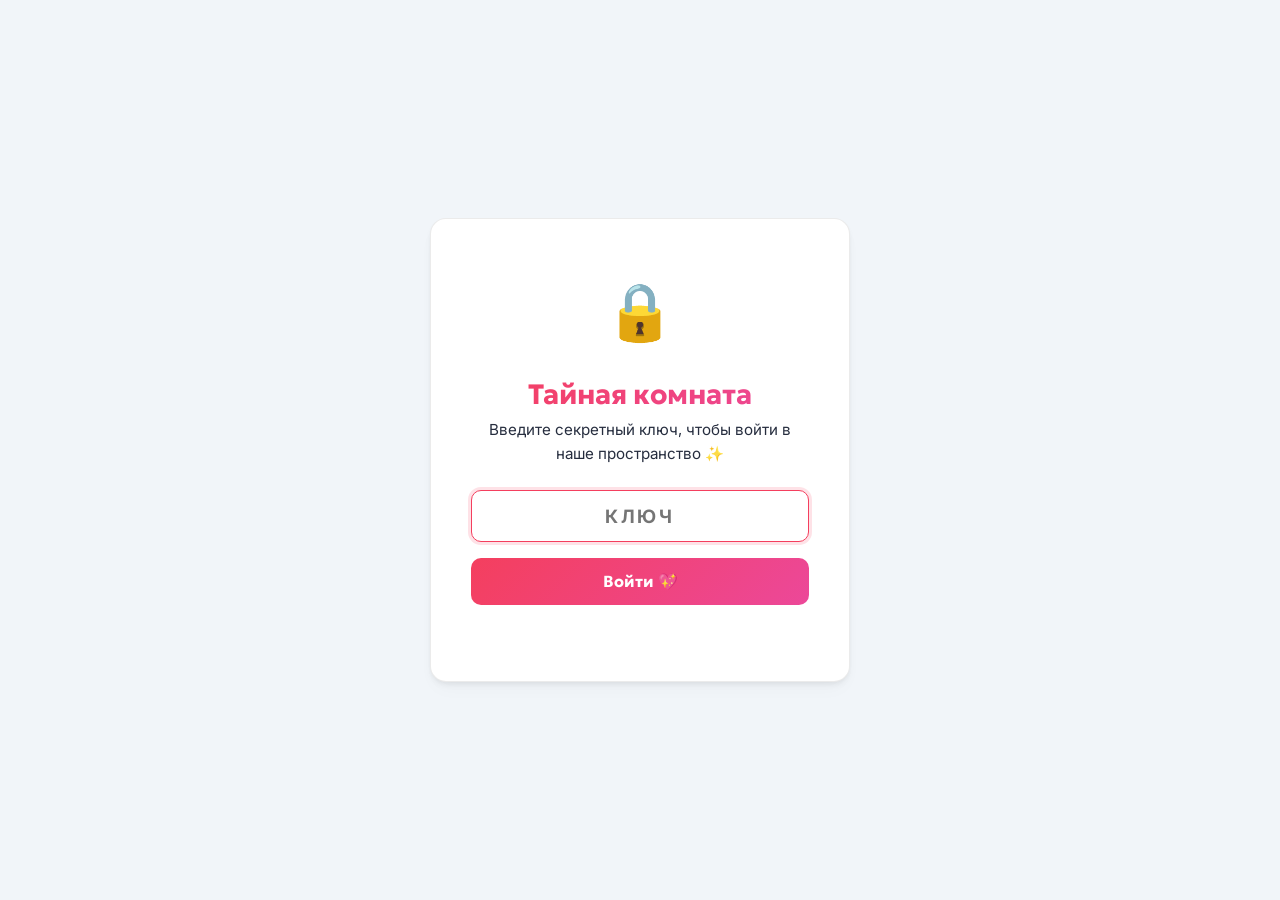
<file: secret.html>
<!DOCTYPE html>
<html lang="ru">

<head>
  <meta charset="UTF-8">
  <meta name="viewport" content="width=device-width, initial-scale=1.0">
  <link rel="preconnect" href="https://fonts.googleapis.com">
  <link rel="preconnect" href="https://fonts.gstatic.com" crossorigin>
  <link
    href="https://fonts.googleapis.com/css2?family=Geologica:wght@400;500;600;700;800&family=Inter:wght@400;500;600;700&display=swap"
    rel="stylesheet">
  <link rel="stylesheet" href="css/style.css?v=5">
  <style>
    .lock-screen {
      position: fixed;
      top: 0;
      left: 0;
      width: 100vw;
      height: 100vh;
      background-color: var(--background);
      display: flex;
      justify-content: center;
      align-items: center;
      z-index: 2000;
      padding: 1.5rem;
    }

    .lock-card {
      background-color: var(--card);
      border: 1px solid var(--border);
      border-radius: var(--radius-lg);
      padding: 3rem 2.5rem;
      box-shadow: var(--shadow-md);
      text-align: center;
      max-width: 420px;
      width: 100%;
      position: relative;
      overflow: hidden;
      transition: var(--transition-smooth);
    }

    .lock-card:hover {
      box-shadow: 0 12px 30px rgba(244, 63, 94, 0.15);
      border-color: rgba(244, 63, 94, 0.3);
    }

    .lock-input {
      width: 100%;
      padding: 0.85rem 1rem;
      border-radius: var(--radius-md);
      border: 1px solid var(--border);
      background-color: var(--input-background);
      color: var(--foreground);
      margin-bottom: 0.5rem;
      text-align: center;
      font-size: 1.15rem;
      letter-spacing: 0.15em;
      font-weight: 700;
      transition: var(--transition-smooth);
    }

    .lock-input:focus {
      border-color: #f43f5e;
      background-color: var(--card);
      box-shadow: 0 0 0 3px rgba(244, 63, 94, 0.15);
    }

    .lock-btn {
      width: 100%;
      padding: 0.85rem;
      border-radius: var(--radius-md);
      background: linear-gradient(135deg, #f43f5e, #ec4899);
      color: white;
      font-family: var(--font-heading);
      font-weight: 700;
      font-size: 1rem;
      cursor: pointer;
      border: none;
      transition: var(--transition-smooth);
      margin-top: 0.5rem;
    }

    .lock-btn:hover {
      transform: translateY(-2px);
      box-shadow: 0 6px 20px rgba(244, 63, 94, 0.3);
    }

    .lock-error {
      color: #ef4444;
      font-size: 0.875rem;
      margin-top: 0.5rem;
      min-height: 1.25rem;
      font-weight: 500;
    }
  </style>
</head>

<body>
  <!-- Lock Screen Dialog -->
  <div id="lock-screen" class="lock-screen">
    <div class="lock-card">
      <span style="font-size: 3.5rem; animation: pulseHeart 1.5s infinite alternate; display: inline-block;">🔒</span>
      <h2 style="font-family: var(--font-heading); font-size: 1.75rem; margin-top: 1rem; background: linear-gradient(135deg, #f43f5e, #ec4899); -webkit-background-clip: text; -webkit-text-fill-color: transparent;">Тайная комната</h2>
      <p style="font-size: 0.95rem; margin-bottom: 1.5rem; color: var(--foreground); opacity: 0.9;">Введите секретный ключ, чтобы войти в наше пространство ✨</p>
      <input type="password" id="password-input" class="lock-input" placeholder="КЛЮЧ" autofocus>
      <button id="unlock-btn" class="lock-btn">Войти 💖</button>
      <div id="lock-error" class="lock-error"></div>
    </div>
  </div>

  <script>
    (function() {
      const savedTheme = localStorage.getItem('theme');
      const prefersDark = window.matchMedia('(prefers-color-scheme: dark)').matches;
      if (savedTheme === 'dark' || (!savedTheme && prefersDark)) {
        document.body.classList.add('dark-theme');
      }

      const ENCRYPTED_PAGE_BASE64 = "Eq7qy/iF5LpP+9857mtCaDWkie/[base64]/w98vl55ws27cHl+6L5sVv+tsSCV/AupGfbJGLGumjbHR3txYk+/QzAjNN3a/1SiiJUKyTvG2vWiTRhjGqFvYpnLaB8GI3EhSN65WYBQZsrnIIivquluJ8fTbiNHxFgAsbczbYxQa5v1QNWta8UwhR7hNEcFEo7aRG9M7QaDc8XkJHS9bUP2E73624pIke7aFi2W0JisKRWsX7yWIKZAta3sMd0WS5WQMUhZm7ke8CZ/63z6AmN3g8twG1ULNgBUDmwfw3+TlAROBNfD8/B6TxXio9D05AKqkw5iWVmGZcZiYZm2PESlVAZc5ogG9wxIKh3d/ECOosJVOPC4BUnnKGZ0s6pFEhO3dA2I691EdBoGX7w4Uipz0esyezwK2EbJjwF7DFAbhQJ/1ZZ+B+g/[base64]/ZDAK9XQtggh0s8MZ8B64HYYxySCH7RwuvoBsLD1z9b3yFwkk/UqK3CrT2/3t1otqy0a2LNGWye1hBILT1cvuahFnS3isbxoh5W+GRMLusFdmNDkg0DoB0bVkd5hPzRZvhEHIjJQsvuxPYPwg1fj7iH6wbX7AfGXJq7qPm5YoWpgSg/Gmt2uTG6zVARe1lWIT9sfxlpsiGePF9RsCke/P9gTJ0xSoqW8vNotsLPeCcTncXQUKK1UB5a7ZNp0k04YqozvUQx0h3xMW4ymWziFHdyYCqNqs6SIupkR0pbNVnZ7gSjBjDgsLI8zh69q4dte2DbkERTJySM7sDfhXo8HxJKAHlq2HRDkOwGEsgh/ZOwDOA3ZfP/fTvejpfiwVlzTHUW5tNhhpAIVu1GkpX/uPOpLYEy9hRV6YU4yfgemNlqtBBwht+W/RyXA6R/WGJ17h3rJKNRLmmWMtc5auiQm4TCP92esTQ/D11B8Hd+p/907WjfDIci8je3ey2bjxOH3IIfBiW2tkpQKcN/[base64]//7kPhlhqJaUtlgXPudPrbxlT+2DwaGJEkNAx3keZRvMOXHbV2EndWJCw8eoB/0O2ZpG1ySUr/TzU0NmLFnU0pB/wl5n8TM1knLYi1j3ygWY+0BMD9g29ChPjMtJZsXJZ4fG8m5zKqtCGjsPKQEbJpjZwpax/oHcxTFi/[base64]/k1+ooNcZvZuo1za75PUXhFAh643QVga1em61ZQexqtf8aSROlZ5LYNxAwrB9I2eVXBkIK3FjKWXDfDvG88BuzY20oOu3Vu74ReJKjBYFFB30i/zgMZ3OwALMP89XmYCxuC9pOrINm6CXFizoKb24hH+7yKwML/EzR7Q+VnzxzI5KwVQsiJRLEdVbN/NG+rS+kUnuZxpzblLdKvz+U65TG8RIo8nUX2U31vrTAMfQCBDdtc04JCthkCHpaGeVSOIqJTPoAs0M7+ckdVo/[base64]/y97Gld+XP1HzCXuWNf9t8RR0HmaAo8swcC3D/a8/itkyk7LFNJ8asCofNKQPzSOjxR4R1PtMwWhGB7182sazAUbAhJ+RRw0t6f2EwtiFCS2xrPx3kcyzZWabrgQxjfUbqliFjkJUbE6uyZyFq6q1n3IymKjsnp6jXDv8k0CexwCY53Ij0Ky3fTMeVDixuunYilcZj3qzmXEuFsCsJi9GGOtM5atzffHODZQv/idzpc6ObT9jHaICrnpPaooz6WhH7m4s1+lPB0aOlbR7ZpYCXjZtyK5mgToiWgGVyvuGpwcTG7MuXKgZCUXqPph/7+5liHkKe1q1RQswjkQYrcp/3Vjg5zAyqeC0VauD/xRLLisg3Q6B10wzeWhn2sMz1ILfSfVilo9llKJNIdPq7gO/NkrFxnq9zMDRvuExXjZPtac54Q4f94bRWOgIIdOO7vyH+i9Lq/1MBmduZBbxxVB2KWKdisUkmbk8SEAa9tezxT6zDRS1CFWKS3wtdDXQIZjyeaFJWKFXrgbf3TTxdMCNmYedHp5G+0yd3fhukIrK3xWo+gv+fzNsCPft7fFvwx2Cx+djsBQ8GWd++ncP//1tNFFXEdBCmFJ9eaPPBA4N8yfFuOXP/cFSaIeBMaq72xHcF1keVuWrXoJP+G2O/W0CUkRZ54gNm8/V4CLqywrdHE8hbp+svMP3u+shUAEErI4lup/Xx8bDwhBUxtO7MYtXiFA7zmCQMc0SnNPJ3VSVd38k26g0+V9A8toq52BPCUmpy1HI+fcWC+4IoDjTLQrMuzsyuPkhWoIE9UGxcxb5FtZFmXrU/eWSO8h2E7F9EWaNPkDsIkDuPafnLfjeVjjrKoKKobm1yOJGn049QEp7FtpdDq9iMXbKQ4GwfDJ/HhT5YWH8U4x5YVs3YdlcNill1AiA1INFe3EVY3S2K7IeKY2Nc7CcwRm7tgS8a35iT5csiZhCZhgZA/r6eV3x0JfsVI77KGq6/6qBsc7SHKePCUWJ6ckia1yM9/QXgyFYwPdnNKS7LRZCJi/LUxdAsdDcJ/mu2pDbMwt8KkNVHda8hWFQGt8LcmWtPN331DGwzQ+2QE/w7wFrsoI3A1+s4dNAJ9bibWLh0KW6CnF7u6nHalTYok7eDoTY3ubukvzjC2zvcQr1eg8bUlW0iJcjy6PYZpwurLG5srYVrGnxUQKBZNdMz9yeDU1/P2JQEqsssg9kHROw5V2iZxakcsQHv16shDJ3nMAgc8BHyI/R9BWLyqmUuS8fIcsthQJjt9PBbhCYePihi+TkRai3UgXJVmwWm+J8bd+8nD1GEUUzaLQpIGUZdmr9wykbHUDp/jNoaguRs5Dii78X7Iy5SbWcivPIP1GsEJnZ2Gt4ifokOWnDPnwXkp7odwGf6lpCt7boe2pL8Y3eN2jxmslzmaQSe9koHaTEkJkcpRB/3Rp0EBjSOlz2Xiw6v55ZrBw0B1aOf+yEp9Cv88k58u5Y9N+HxedmT6S/Ls8aAw1lj67akhLk4wAdzKB6OK4wCiMLseRiT1Bx3D5LS7JDwViyirswfOqc/tmKnSqPh7gzzZsPgpvnzPAKt0wp88oMvZ426SBCATP3x2XMp17Tea4okSigSG9Zr9vO2yQ6oKspuZa0dQwY+EF7tCbwmSJaxwBeL9DocxrE+VGMlWcal5sZDJcdkCjCWQsr9ETzMIsfSplB+iSQJ0zyNRJVRu/xqd3HgW0O3NL9FVqNQtCERAZwcakhKtVin596tbrbLjsGkH2/SxYVbCuT0sU0NOrroR3X9h3Ixq2aka6bJZrPzcM7uQ5dCP4knOAFauu1D9DADJilo/[base64]/Yiu6YnVt1cruZuQ/hukPLqAtRiPl7NraXCrUWytluaSeWXOlMDmT83Z9ejz5oNE69RFOZ67QPlrww1HKuvpwg9m4p6rLkmwjl/GlIkZJPx4UXQWNaqn4A2Mm2HkG9lpfiDfVDRAr/gPKS7r9+AqG79QWV3x1xTvfBXItH+bSIfpVuOdlFp3vxAhYH1CHgna1Pvq6whRsB25ctK5CTCWeF84CGTLWlA9AztWc4ntMyNWFbePBdLxeLW6l6VCpdYSIfNc91EG6j4lzM0DPfB3J/gHQQw6jLInx+9DDrxKPflLb1tpnZSuhAbCAhQo3qxOCwTzn8OfCrw1G/AqAKnd2tDx24g+yVI9Lv/fA3YsTIIZtVpZ0UFlZi1com482OiAcKsifi3de8xiH42Y790AuFIlwGx7c0h9uNeMhPdhhX9/bLf+ecYBNwciHZj5ZHxeDy8yl53FnPzJQ8NvdM52FKZmW2Mc/fGSDbJzIxdSkfo0P7sdkVdiNdQ/vdkIXF4fLYHCOynt/DTHTlx/4qnTNjYoAgMa5jQsCLalI0cG0bgDoPZEG4oJIZgCysmuFV7S0sG2oR7xW9s4fsEU/Wt8soJQpWZDSr4fkHy5qboF8FfGNOLsJGcQy68SHq5JhETHDhzBShVsla7RopJ3iIasb1kXu6RzLejcaNuH5eUg7FaycEOOPaSa44qnvOQMLyZEzhB+Xg7ik5oGoIoVp9AyE5HLudYlAlSJCNjfXkue+B4stORTMppb5yLxToZytBw+mZKTGI1pC/16S+smdD0yb22wLyBBNYNJcV5EPJP9JTQsM945kwGWxbuW1DgQLLWNrm1FjREUwLIvgubN6/XuQDzUiDa0+iYbc5ycwxh+FYgc/8gj8WCIYEn9F/rIeNP5o/QxD38kMq+pAys/3CT0N3Q8oJtgeWKFbxaY9u303/isY7CJ7EGbI5ZG4VNyLsj913bHjTX/0oVvLHgzk/UHQGGsOuV8kTnXvLZik4BrQBgo6yMUKwp5gCcVXQCOaPqoURKHDW0v/uCXKr15nfeCzIWitJpe7Q0gY78yYBrZ5A1/Jkox7eMV1ZbvnHKqu3/bPBV8TLXH5UYKONmIbuNq9q1mdOZSl7KuwhDshog8Zv5GaC9+xNnApeXK9JiREC1Uonx/eY9ptTGvnYMba6X2iJmBKjxcBVtlPoBLzO0qUPAHeLsddIHMSP2Y4ufR7pqsIPpD5DU1+jHSLBs+P/xsWJSJZb52V4LNiH05vHVZBOlPI6ZzFHm6XnZvqGdFvmX9i/PbzUmS1JokGN8p6aJwO6946etg+q1GV6HRzhHlOWqYsHRTPC/SO5V4W98V+rHWRumfesLNygFykCfAIs7tQi5QAP+khmOFFujhTSV16Iw1deBlPWJDilPbhTNKHC+cM565mZ8XYWhq1YxJE4DkNUcMwZeuF4im5U38rQLCk+Iz/jYLMWzgMdoow0cO9rU0XaAx8dv7N0bpu0EsLm6YYoBUJqWOKPDUJju4oStL+NErdb+Ycxsr3hBv3Mu8AMIHZ00RJbIyYyg7y84lwuVsQus1q5GDaJxmJMMUZQc9tjeijb/GeA01DJQeawZtxXokZ1nQjX/mSf1VCUuYdfyZ6+x3+xtmZzRH9c3EjA+xrKbCBejQp2S9gn0zVAmQSmhzpVdIJsISaxYyyIntzIuRQpxdW68Rc+JCuRzQJk8DVxz6c9ZgtsEgYqibeAM0Kv7gQjCZZep2QSN/[base64]/iYF56ZY6AC/ILqpY7I4n6IvTJVFU8GylvUE07osHTTvtM+F6eSqJ71brWRjFC/Tm2hcdm6hPBrGguCEIMWYTv7mfRbagtzxhrcH0lGCuFWG7q6Hivo6tlFCdwWWB5iwh2IYOuc40uyJxHAD6XTCK+sA/vKjf0GbWjQDYhI9bm1ccLaNC37nAm0Ax/N0CAOH32F/3FblWPNM1WRQ/p7cqump+SzvC36cpLglrcL08oA3NqNlgYYTvbnXJKR/1WXVyQQoaMOQLPlSRVKNNumgevMAMLHeWtX3kwaM/cu+gMRXJtqUnczXHwKM/mc75U0QzqWcFO/HMd/KhmgK5L3+zcRUcoi8lJtEliJNCvEtSGuUZbG2zTgiBmwdtuT5QpJ3kzCWZR4SL/iv/whA6GahqhfUx4sNEWEU02aWE+8YK368ThsXx230MNXSMPNMJnDB+Q7DkavPaOz3WX3EQAl0VAYrAl1zHOCcSCSwo4syxR1T6TsSvEWHhRTnpF1GyhuFhWCxyZMm0BjQB7/1yn8105Rerttp0WicJ/hHzzQha+9FnFstkdKdOaMeR8bR8SnH3rDhvJKJNGkdSPSdeD5hvSxPSjmpna/iTRHfwPLdLT4dontnhwI7onIJtBCDhcaIGNlMA5WBuebxDZTIqgO/R6NMTvO8ZzjdXiBR2Sg6gQV1o9s/[base64]/2rNRYFjY+aJUeTlDuZfIbBFrFkzmD/Vp1KOPNxtu+XebkH3fHq237lU7HHdKSJCAmRM5CLrNgEpsXNddbSltFBC43d0Uk9YLSg2djwN3i+ze+qo1Ds/6p6wWDSAPKk2Z2SJIwkOGcZISPwuU5DUsBgOWyAiS6Mb+HbGX5iRlBnMDUlEKpkp5TsUIQIjuJ0xdevpb3NrykBPMObgN1aFaazVDdPhHmPat1ZG68m0KCrVzgil1mAXfmmYmwxhRC1fGSEAaABXnGR89Fj0zveeCmVBPwpEPLDftsaiIylU6RyCkl8S0RD/pzha0nxaua0Km4npEcThdw21aMBFOSfkNQ9Gn18+JCqBgY9XcTqCa3Qt4Afxkt395GE+mM7i9v8dLR10m6vE4J8xEyqkedV0YmW641Th9/fLKhFKV19CXW5T1cvJEaamQx5X0pZBUZcIYeKA14fBMlZ6AT94TMKzSVTwelao/a/XgsPkzC84xHrp9ZRKLDBs/rkVeGGxn4Gz+XuwmH6conPG+B2g+Wl5EC0w2BgdBWwkTjkGb4SaXZeXegy1ZPn8R/[base64]/68aCwvXRjsB+mgHWIS3uRS3jBOE7VKUiy/sX3tr38jw3Eu6cfqLZknjdxkSrtLxz5N1ADwOrr6CjTxhvAyNMaI32GAI+IIek1JbbQMkg6LJDHjHGOhl/jaeUHLeZ7H2Aw5DGeIR4sbaUxixwgMrfCMoylsK/+aj+/Yoqni/NZt+A9m32wAagiNr2tjgjHrtdv9hIsSS6/M/kdU3CT4G8VdB0+H3NXSGaF+VcmCAE8vA6VehHLTCAZ/MN0nND/hDns0A9spr3Nw3K1s/Qnvhud2TxuvmyDTxbOFaAdXQi2SaQ5/fLGw8E79eoxvhC2My7GtlO3gqQ27vQRloFRy776S2lv0YOIvGTOtxU1zoJ4/S8tSjB2DsYRqwDl2cObzYOdhP4wjg8vhkhYliU+Z5WUpuCXlfkK/huIrf5LkxvW/nrd3T1mlfLRxrIBuX8X2BY3OjHZXSgpBxpf89u7mqEP7l0DYYyTJ4FL5siUISJOIyyz8gRw7hgrgbfUmyXEIeq7uUtcOCHS49gS9Bvv66LetSQ2nOErJxKV/QEhZf4O3BN9GuVfWo1h+7f7BnZ+F71kB84rHYSyRfsYTSW5vSZW3zy1oQxFDNDzUYL6XsX/iv7EUH3ZkXgSQtAVRvJ59ADyVCJWdgQSIWftUOu5m6O87FwjqFa4j29A4ABbGwIdfQ5CMvkc8zRKXUXgKnyhjV+913gAdKt6Aios02TgsEy0eAJh2cVOxAIivM7lkDcGVJhCy836HwKP6SarrRNbyu7guI//9AHSoa+0kplwBmEI4YZcXrrl+laM6A9ebFE7ESO20cQfFAoxYj8jp4SPeObqZ/oz+QJr2ID9e7vA9op+5fU2sQ22Mdvkv4mkTfjQpXGPHSFrFWK8OhhHaasIU+Fn0Vue3/Mz+xog8RtUbC1kAa7pyThdmzxsQfqZ6kisrkJI5CnQ2GuVUJLkGczLEExZccWeFQ6px52PrETHDMsHnpjF5+BZ69FJ5e8KXlHs9IEM5zdrhJpWv++AcSrxTHD8IDLZL4W7w2zUCCY7uFZCZLrHSkdEIDqSjx8WN92mN/mMtODK8Ugcvla/rJzhGkEsZXEInXY9I1/toXaQi4xA4/Vu+2UhmQunS6bVmxHvb6g+fTYAngdsFTfwDWQ8ocAkzIWkcxENH845uBGS53yTdOoQkNbHLvcPgHWnrIrsfkGSfA/7iompdwQ8VDTGaTgOq0blkzhrTX3JHliBRK242GG2tkKDVDbWaywYOUPjkggqkBIkgr0fvO7/FqREzAcNSrRAZVK7iyCrFkdeGV0KLSCugnKvwCyA2V+PAq9OHPPmgot6zxu8NaNJbZTjOmia+SXgCQC+HMYWXVX/3y5tpYQRDepxCi1jFwc+nNZophuNg47llCNQ2QzmMdm0UYeugbbpaJwo8D2NcBqaE3cLESdj6jTVcrev9zRco7ai3iUfNp4Y3tcLUR8lirJ9xvFjIs+jKD2jwUHwW/rIgw+cRmHI7MGZTXLh7J1X7p/CHXVTWnP27DwwTJ9h5ZfuO0lGnFW5xxaH2WotlHy/JPMdnU+F4ctexPphDGBAMtMBfEa3zStqz0wrtIiCbLODlyHSqf/3dXVHA5cDv8hGAXqkpe/ZUOw8/MFF3OGaxxjWb4EKfwqlsKBwzTV0srxDDIwqDMBhjc+c82YmCfqWKWVzQS4L7hgajAol/4MahTLVfGRXEjZArNWR1hQAW7s3LBpQrzd+z2bxWyaHpYG8RZtS571fc3/5GaXuDh/MikWBLXmCJXTe7rCdZpl3L4BdOtCX9lFkxRL581ve0xjyYlifLzalLiPCVIyBtT00k5xqgaldxZksxMRq/II6HlSlg5hu1fwUI8qkDEhe8Feeck4S/t5Rc32pfjqk3WCYhIZFEWKlpAT9AdsFQjxlVDLwh0nCLdHz9BsJidhfDEIRhHlhLzAMva9hPH8c1YLMUmOBPFkZh++xNi6NAEEBV6q7nguOCupuMX8FmpCuo/17ys8h0UOKbQMURFvfqVZir/9auuwPmjA4jZeOUfV8GP0wXt73DhWndEr/YUuzg6QY3Z9hODVtzgTcWWcKRNI7PPuGiYK1flJBD6RIHHLOiYEvdCSbR2Kt6U+WBzmvAmdC/hbfJ59v8cyk1IIXTSR00nZc67vbc1GzaKor2MhwCcDslATDoQOlTcdoKsWA/b7e7cvBq4YO/7Z13IjqX/mQcbFSRck0DzfVNZORW8nn1sxTum0HSnsqTlPTwuG5UI5XPaAa2GSRCXgXnfVaq50j01lS79YVIbbCqLHeLJIJLmM9KfO/[base64]/1IXQqmvi99xPcst744hzvVregC32XbR0DVtG47qXRrSUKeiFFUs7KAbg3xODtWvnj8sZznC87c41pWg6G/Q4/[base64]/LGE4u0yxeKo1AmJLK38Md3MEbA1NIfOn6GxRiY257/Sky3NEjkzmFFBeIEM7WNFWhMoiHdgoqTpmPFcAsp1qscNs3w7Qu2u3639hLXzmXH0Oe86lSa+KOrVOXKSenn6/086qfAmKj8rI5r4DljXGEnGRlZtmOax4IvWoH0P7TRgVoCEiHvOT47Z3RMCQCNReXPNv7/L7Vx0XtllsOmS7jleOUQIobZsDipVxJaN6T94/A4grdlFLvft9S8jiAxiw+7Y8ha8KJOImnWtBb0A+KpT9Rpp4+cYqkn6jpmHcPxilMaimHHfM/tMeXZCNaK2JeK0zshnGi6QjzFAXWVOrs1H0LdEVRzn5/[base64]/8E53uWbsLf2Oj8EFptaPs1RfPp6WGlZD31Vn+JSi60b6GB/Zt5ci5lr0Mj5IwjeiIzgBAYqrr72NDL7CbQgRrIGuy0v06XOy8hlF6FAe8RF3+9P+HTVRxoclomeo28GM3iFtY1f7JzoW4Pw74bUKbPZ5bWUwr6ItbRwoPHJ8fzdBRDEUdO1toBxEf7FxRwAutsYIMCENapsampw46yYiPvIYrFE4anEyBEqjtnbCtV3zX/w/iXpqIgK3aUXBLvHGVZe8smXDg5Vh2Xc722Lea2GIJVVPCKan6EwZI2gAkUXkNwExvELS/uneuffOQG/4UT/GSAXlsO81gRBE9tcVwVxBUQw2i72aRuZaDne3WTSmYQkHGsIolAzVaBEjmz6np44N/SPJ6lBTBTn8LK/ZeXk9sCqPRfswZNm2PxMHgFImwMI8dftIGOyoiUI9W00ZNwSbh+w0CD+Wfr541nUSn73XoSrVNZluAX/HHfgLp3Xu1CO4rfoUFwpanE3wVi+xcghFJlTX2zLTvtoxjPz9v5yOUIii+PvRrALao0D8E0pyRDq58PzddDklEo77mVBY1AXUODqOQpQw9QhU7tF8kEzpE2cD8gtQE/Mz4MYZnIneUdywJtmFpY4uwe8pPRG/0b75Jwo8U4hmcdGV+oNEWzy6REWwoPajuf6RqswEf4uBmOF3fs60yet56tpc6+taTfG5RbhbPsRHPlVZ2baGBc86lIJMFz1nIMlFAsAawOGFQhYjcmKuOVGE3whqO1qNMeeIFbfcOJYYV2LKghX7dFaXW+2C+vNW0/Cy3OtYJ/Zozx3ehAZjBdtCsbu0u0bHHA+rfsRJmroeUasMPI5uz9I8doJNePm0wPackT9dk/fiyiUJxb2vIQzDLpN8er9YNF0EiUJrcBM/Q2QOg3v/hjtMYdHp4PtcWlO1bSp0aX0nue5Cy9H86B6T1IbIih71p4HX0BBptRHktOpXLae6TmmSR6+vK13utZv7ADgP3TrHrjYqXWK2om2HfDfhVcwIEsJqV9u057d3Qe8qac8UiJfl4WEqllEs+mhNjv6PUitMi2XSlJ5r2E83g0PoiZNX50NeCigv1BxpzTuGrrkGzk08V/iX9cuj0wLrEqHep8AeUI7M1yOgw1M5/N8/qDVmA6azP8jFNoJnhlca9Glb7kMz8nCvXUgxUPXlRRkPEYUt0oscmQHyRJlXdgNIDpxEPiAI5vhwlr9b+lElmE8m7tuLA+igQcmzCZJurQ2Ij1lOyh19Acb6WqWPz4hVqxPVhcGCYy4UG+2yPq2M4dN+Sn9Z8/6l5Mm3xZ8noC2OEvGpshu2e2Ht5aUKENL80O9kvZcJid+i6BHn2Nd5ifqcCWc7/uW+Va5C086dIl6BpDUXI9NHRER/wltgRdcpmZvSWw08pBAEOGCTzLvh4CQPpbenHc02212+VV8ojNhHaIWpuS3ccxibdyRXkJQ9pOXQhbMkPom07zs/5qhkSkpAghnB7oS/HHkAgq1kbCqqSyvzrtmdQFhMD96VDhZq0mSfdbklVcYFttja4gWACT/e8anV6QRAmcOGg3/OUGjc/JusBKEmAl1lDGNjvMo7toNUoTSHLmhKiycvFEmY9p6zUXm3a15TEta2HYQO0xK/GXXjsbOu/mkCtTJpT2ajHhJK+26K0mokjnU2ETfJuMdQ9rCue0EUbvxSJ+z6+07uJdj0FfxwB9xASVHqV7yqlFIvhfM52mNB8z7M1KZIx/E08PgsJb3GSQ1S2Z2aU9ZLPx7X7gheHVPVmHoxa0Zr0j1YrSoireOGDZ/iC/NQ8LWVtCmVvvy4q8z8CLYUxQQTAfi/jkx9oGXjjM3rKbn9kY83BTo5IHmbGyHMr3yA2hF6LsQhGv0THvxVTp88lf3WlpwqPbG/9MFgvKo+LUMdM+mRc1G++OnRRWSfZYMaw2kOTdTzdJHGhCl9yIG1xPo1WhCUU4pvcE1eho8RjINLaJ/O6qjTsmsa+D0utrYDWvtyCzNMZld6e6bEYqwErtCA04Tt6qvWU9GvKpq5nPSGYahbC9nl+gHFiYxdJgGTWLtLqrqL6XNgnW79nvTsj4cwQov2ReMJowD66qNBVmDOIsG8w4+/4BVZ6p2P4GMx8+kz0iqX6Y+FSQ+qO+ivLYtLwJ2eKhSCTqxZ7Bfcf6k4BpjNWGA6/D4efymsZgWqjlDJNl3Ybq27QhaejAyEu4LkQMXYJHwQYdmlNlwa7yEZ5Hf2MyXujM4YkfHtXqP1orJKKoZCyZr0abO6P6E665LkoaxjMQjH+mLLLwZcKNaBT/LbPX1oBszkqReDy+dKi1RntIjc6vAhWW431jEodiDPIHGnsSllN+Hr9eqySR7mm5FeiNmj0EazxX+eZYRhyxOP1PgitFWkGomOXsUoy/[base64]/t07NL9ZFfaQrUUwY1MiTdgSnDn+/N41KBunwawDXMKI+TzD5da6+nmHVIGWxp7A5UVfSaVSHpmp2aXF9P4/quMQPlNQeGwIwFNroiQ4hMN0G4wD1LOUY6SaaFq/vv7mCiXHIkfgNCucB0npY5jKrMssZGNsQzH0Nqj3UZrwZixCGt2j1hc6NG/ynG1AjLo4wchDxKeS9d+m3Ybg5QKDURjjgCU4Vk7AXaMEC5uOmJn2LGJXUdEQjzcnByO2fwzXVuK1lRSD21Ko4WqbTRC4BQJhSdWWiA+xbPt/TnubqnzLmXl1qjyKdlLDYQ0Rz/HwKnsfq8JF8vyrnVPJAtwUYHouTCqCJ/bw/wqkaR/gE1SfaN8PV4gDWl02atno7G6swHV5zZSWL35uHzfTMe34aguckxi2VXJDZ1c89g9RIp31Hx+oSqzZTT65wsM/ZGHfoOyBU8WoDZyl+yU1LOIzuLCjVMvvwwDfWKm4HylIYS3ag3PL4kI/BIk05mT0VYzgknjEJsuYwaguHOMtzMFKPAY10V6EcuUiATguKMXr/TTrdJgW615ekd2G1fatjJIEuVWljMVmZov2l6co7kVNATB9HBUe8tG3zyqUURz0OkqAt577dMK0Fsj1zqHhLgZMCKjQhxRzjFdojmgqyAmw9sx56XjRKL85TElPV7inf688XSDHsmhS4h8N/q1Me/zqQlZdEKu/e7MjTbU7WqjY5fyfO9Vn+d3LvqbAOoXmx6kTPRse+vhKNW0M3sGgiXsfwOIrkax+50C0b+UQJS/3J+gBqX4lGX09E7Vda/SdOJp1VhJW8tse3qqQM8rGsGmRR5SX+vHvkMx7LLPGvrdiMJRa4y/sEDJQ6lhcVd/L2HQNnbq5ygindUIqus9iwTuplwEFhj0XKM2d39TXL5uV4czPRTkvoTMCZ00J56yoX1eecbi0KYP/[base64]/+sMbcckN3jG7rK4o+F0r9eetm3HGt5FPO6x1xLQPqP6gaNpvpCNXdrgcVNeDoweOu1UsDEF6eTU48TblyIFbfFOZm2WaglRQmn+hqjrT2bxuUADloxmoAPZxCNfxWrzh49p3q0tQ1FWj8ccNSj+1FIrf866T1E1UyjWQH6/UHd7J8I7w8vzNC912mH8/[base64]/8kvezJ666giMr1MRSXNyJo4Ba6m82sFMItuIg5A4Sys6I9XG8hZSGxXTBvgHaH/Ot48ioZA2807G7IgoOqncRzRyi1E6igHbIKm39+A6NdmE9g3f0e0s6DQySwK6thhim7XdCzas+p09n7QhYPfFvJKNH+3pSql5zI+9ae2uQv3F5+7oACTtnTjnqn+HCeCQmAUynHlutOO6Qf4eAQHOJHlCX9tggUCvVditoNEi+IFi/FnMNiwFRUlYaZ27HAF1eMPzxKz1yZRkeoG0rpb43r8E8OI8VJSAQo+7FDe4JkwrxdErP5eHRt+Tfa8QvwHfGphGAW3I1TWVAiVbnZ5C1tJ5osDtUGQLzvTTR+nRsZcJBhp52zNuosC3EcHX+gJjyX3XFFM4zxAd+TgszswAPyoEl99r/+Eu8ZlNlJAznONBHGVLze1ahbPCvvk8wjYZWlT+mSQcBJYNqC8H6Nf5PC3TIe60MuarCS9eiBuCkkJxfbJ8JxM3au96J6JPRnenIsq9d3QvxQ8ZpO5UQWy8MQX/uzYnhnY56rVARFuv6znDDrxlK3KQSURYTamqoGSiNjrR4gFdtlVrs1Z/K39DqQz2VH5qe7YKl4OFGdDIBmF9iWXRFNlem7nCYC9vUHJQ1zC17VaGGquQZkw78hqeZ3Ity909vQxGzMEwgF9EGd4ilBI6imaj37KE/oU3Zhe09idCf19bq2P+LAYLq8UaRnmaWgQtbEKIuP7jx/yBJavTpPi7il8KXjhsDlKzJ6qkdPI6jJYF8h05ck2nXb3HjYMDhcAAL5aHzYJ8X7j7tfpMsXBOFE1y5cGve/eY9fqc3/HTr/5YL0kXI5Bu7ezm1ZsgHzasA+DskfOkPMq4SYON0wkipZsKXRCJ1Bxm6qjbkm3obcQci1gVJIPzPJykzQHgT3zAc7UjGFJl331uZ39Grgud4AMnDKjFpw96EW1+kO89p450ujOK4oaGL2GjLoZQaoZ5j/hfMpClH3XdEAqhruOcpzItTvWFwh+5TlLCHHzERVpc2VJ1FT8GKkvLwiQK5U3zPWH2OPkA0QnR0m9JCrCGFPNUlsVLh0uRHdfbAOV17wK9H0jEsYpQxJglVAERQX0T6OaWsl2Av7dRRFXM5Yj1py3uSLJFx+jSO86vbx/V2VzXNP7ATXUI3EYdyAKHY6sFP7p1XvrQN/D2DZ0DJhomy2agw67ToSm5fdhMBbBwrVNE34M0cBrMzdAFQVa+aCU0qvnZBpa4TY/h51r/ltfNMGxR7a1JeW+RcRhL7hiwXLyXxyg3Lh+qCjBNunAuGj/2vzNDtT+ar/bQhwNTq7jjofNakZl7m7DpB7HZ0HKVz8hXnc+cJWKfLDaEPzWlsuBNsqqQiZUIfIqnCRIYedz2Y7VBpUq5fChPGqfyh/h2fvVm1XHRsqUKNPAMbzrHUhxhXlDFY0q78G+q6fVbouJtJXiK18Azhy0+stmO1I95vyclEfzLlrUrWTCDCKrqAJ1YzDethJrXlwo69rpv9XEc/GsdjmdAMxhw8KZx2bQjLsPs/D0c/mrahg4qZD5zukdfsCbw9du+IoXAZ2/XC05/2Tl+uhCP8O34/SdGtQtnPoT1DQOhxbEzYngxMe/dN8hLlcppQaQUVxsZ6IMtEkyCVbJj7hIDpHnMHjx2Xr+48zFBeIl34XsOUxS3Nc8zEHGyxsxnuqqYVpJ78/iVgXyLr4djHGXfiMFWWYo31t2kW76k2/6qhT4vez3ro80aDxohefmL5OSEOP5swbgH6SRmjaP2RlhvS4Dhw9Of/DNRhPMyRbFlSLyZT9rUZKjcUOMwZq9sMnFqh0As1qrRu1M4pZUGepkcFCQT2XL64TB6PppCnkSA+rIf/YlfYD0NWN5s7YhYbou/nIlbDlz8ogFFqd7sTPIL3MW6itleSvcuYtpl+YbzKdhUZ75QAYx2ckGN6JbKCtnyCJWDSR7qmXr5uwsMmBonO6dduUSKucluFrbdPQYrspnXOKKiEYQlWIo3KIjjhVuZC8/n6vBjTiHpQFLQjVnPvKJuc+5Cu/Ms0z8EGtGYaBNXdmJT50Y7Z86kngMfIMNKMBJhITOHvzZf1LwoEIDwvG3+NMp56grjTbiI8bVnFfPZcrHYIeRA1jrofGUDF0P6eD7AVBR/4bJxTtdnsbAZA+NQBhqVz3Y2URrdvYPJCClOmizWu9IhKHth3vG7kydgti85mOn2NNWX+PL2+b4bx95ttSfI/9anz5c6qFVO88Tsyc4NslAldNZqiRzML7yseKdMEzwqAQdRSFi8Rn2wiTBh4AI7NLvNiGpNfRgG/YntH4H3lEhqNgeOFiMkK2ibfuKTJLlIvS6nJ/usHGHRS+JsFOprSrai/wz2f8f2uxuZbqp+8VcEUjeA8rHKftP9vKzyqKOgMsabJSn6UiURU23UY4OUFnfeA/QPwwUplsPQ75nWmh4cFtsFz3RPaYgv8KMIRDxMV1xrQPeuaS4kik3LxNC1FVjOQXqN+UljIMPV+w/5EhbqWjz2Hkavo5E8FgNgCrQv/8jcZyWeDDspRKUCboEnswYcdao80dQATlY/2FSsaRWV/fvIVD2vTQUfXRicAnJ7T6rXB9ERoIqWif09St5fUwCOBi+RlzoxYdLGdXcdmx7AWjdV6n/9GcX1sK0CT7943Od30Uyxmj6wY0tYyw8Z820b1q99ClClT0QfYj/vq7SjYFlhssZyjFCK/CCRjWEdgAK8gWdow/lyXUND0DOC3ddpAHqGgmxKFFrbHDuL2oZnx9KgC2xqnEHzvo8DUK3c9U5jZoBxYIMyqgSUNDzFld0BgXL9KZ+X7AUTz/xF1trtefiawZnkhtz18sVyeqbYxS+xoOlcRdaDCqLSkgIv1/l1fa9kt9YFxD6Hzfjpo+PJGmUwYw/iRprjam5wuHxeJAliMqDMncwFYXCDGx/XEiTraFPrzZtllEXDU/+M+zTkwmx9aoImwlVQMJSjPiIwg4qvYE1O4S//4zxM6MlFI0bRAFr0VSlnClHxC5ttEpNxWFFWCytxj5F+vN7neXZ8CtWUfrYsNM3R4KTAra9MD2JMmtlIlsnJd0Ut8XVsAQHfQ2cCA4dzzIqFY9hw+w9NwYZT3r/K93UiXd/fc9c/TE61VtDBk1zarrzx3fwj4KY+5dw+sJwAoIXWIAlGhR923WulIyw61qV6ZVxVfMWqri8nyyz9B5+CIhUEcQkIUo2qkdHoRXwxgEi2BZL7BEpaOyfBAxcvt5YLAixylFyZb2148ob6og9VsG4orZM9pU+lfVJCn1433fOCOQsR/FjxI8O3aakzUZq4o+LlEkI631HtFwOKyZ1dShiXcznrgGbS1quB9rHHi7nQt6jvPBiTUc8dkmV3JEUo9j4mAmlZFp0r1yr9XuUdu0geaON99K0p+jXkaID3glFf4YQbddket5t8cIpARCMbte25+/jK2zijNZ2X/x6o8MTCQrJJLkIDkfkZ0LdOAU4n5RkKIeo8yo0P1gguxtkgnEBxewGo3/Y53LcdRkEj4L9UUgQi5jFwPwrIG4G97yrcCWuxpNhvDmHIcnpOgA//waJm8kkG5Hc6v8t/uQVbYk9YHVM41WSjDuddpJ+rjGZnMR6onRK5bQvoO/Lcgyo1/l1YYfu61TEn2vo1/hXv33M5CqxvU7JVOmnT4VaG5tLTrqzmZtXwhol9N2NQqFfNi5KWouR+sWuYATW7XuOPN+9jGhJ3d6+jFWe5hpEsVrpAIyxsE23HNGh/IrYJRzGfB+v4IW6EEGRMCzng0KTqq/XAeBzdiOFh4qcn/Zxk09Kqmb9UH26aN04Ss+6DlW9SPYykBY1MLsEDhfRFxX2zqrSgaG/Z5OvORiaXm7L6r6mgDJpyBoOTXPNfLpm+Gm20lWu1BQEFE8arr45krhYfntE5lGFLSKjY0O5OBZ3uZcWN+WhXGQ4QfLwUxPVK9DayZ4+n4MWiVjE75l455N/Nd+EWOTnXISMqUAm1uk+9hfkjAAff1+ByepeOqnQeA0L59KmFybLP/HIc/ukLwJBaH2s2C7KWtawj8gosdWvby+ct4doFhkwKX2yKHUdhs/22b04+911kBxPRKQ+IWD5nr4AHheQc4GnAfyaz5HuOeP0UvsSdxcjIjrUKf9NrNblJH6f9apRZKLyNxLzWDa8zN4hLf/zpxkoffa79xMYeE3GT9ac9VWIMmYUxp+vHuNDgQ0irVUe6xb3ocIPrxdsBRd1VpJeiMhdLROmO+hiIN6jmYnV1g5NK5q9sFds02X5/8LS8jRdjmiljr3p0oU0GT+7k+RKd50CFhSTtOF4xWNi75hHxIPn0v5RSHMb/fA9PftyuqU4btftkAxdZXTnoQI1Ci3k/5Xili97rezxaHo+VqB9wn3LXJRFs3Q1Jg33XL4MI3q285kw2mdX3lxNJwB+4kaL/PyjqpyP9r6+k9h8ZJ76eWcBfjXzoht5Gk6h9t/fqCxpgv8IxkllZ/NtbgarOlQZpkXc5iPAnBKB8jTYjALSH2GM6NWWphLlU0kwjCEPOOiuC7iFCtxKy6GKyX9ZFi9ZmC6irdXtuHNrOGOL+io6U7QN2zc2YpALCrxkm9h4C1Zol6tekE/[base64]/kdNc6oJm/bxTM0THpVwvG4gxymTE3I2wUnuxklROM0LgbRF+onhvqna0YvZ4Ybq/c6Z4uWBFEedpjnGbleyA7EvVynOCbSu3cdGQ8zb1jwOULnMf4zypi39WL1i2SY5Lt/c1u5rG1hGEDD+IsYulxfO1QQqs7yQEZsTElr5E1eCkAbc0hJX6OpabsbMndH1XhHFLayG1qA0KlCp+S4MoUbNKOjvGmuRVmHY3wfQdkZyj54Ldud2lu+IpzKm+S1ZOuXz9KIbBVTZPS0jVXFC5CSilqRmt3VkHJ3jAt+dR/oY11iYXY327/mu7PSL5ULkzfi7lbJ2dvgoF+RkLojd/Kl0JMe2GeXfz2Yp2jXkiaIxxHpYEbGiF5LTTT5NdZr8XR/ucTKWVrbnvrOQ2UEembTJE2bNjl9Drjl0oOZ/8msRwX2tOu0zK+FKj/b1jFNcZK9wh38WxtE4tb8DkOGcBe7+1q2zojR4bV2HQn0jpJXDUP4BuUC3pjdwk/ztu7Snr0PD9aZFUNxanTuk2AqHeH3dCLTuFEf0/SUIC+TtPnJejir9sY2RBnb2x2d8TaY4YcCxQqSsYbueJjSyT+NtygYDd1tPF/oS4SZ0IOLQYJUXTNYFpr+pva52PClgaRn6R4rn+U1E7MAQN3/xJl7NvoJ6CQ4UXet7mJxY9cmsjoRaOj/cOVGrtRHeeGi1wWjT3+uBQuNte2PkQ1TmruF9Ha7WC5OKrGWd2ky+kz0C/jQdxz3cbwtKSDhEuuak/4Af/H5u9IDpWTkSLqv9NpZiBcVMcpseqO9q6j3xhR6nx6MZs9rK20p6X+7Xa4/HIvxwrRtnsR/+gn7/wHJmuckMoZIz0Twcizn0EQdR/8ybb6kVxFvywLmtYKt15lTgBgq7TNnySl2uOIOJdDMxANTxejIfvQk2HBksag9WDteXiSTqCJKmwtapf3nXwFUVRhBrcUWA8/rYfhJio7qCbshE2KBJo99/Uw3p6ZFCpI3y8s95I7paIjIrKwrVeDhVPUx95hfXhh2mD3Gl/wve9Y3gmnvUshH9hw9jz1uuF4eL1yFIU9G+9bidJtJzuRlGakkMbsWEdqxRFm7MDFCsRhrT9orn7x3HvXi48CPwZwQOJl56TYH/EFt61EKYDmOC2LdLwCaQZ7e5Kz2Dvw89WNcpY+85A/AssCa0WGpxYvAVCdo0FjYKDCKo9eHmFeI+uTiaXVA88sPvi6gHFhUQwPzZpXn7OIWrXzzZk/fnBAzBrnabL5cANLyUZbIMynZiUjj+sVbVXsnwDeS1qU7kaKUrFul3Pzb9YTVXDwkEy4Ep8KirNvUBJO8OO7vAHft2nbAkmLvHebYdD1v9N1W1kEmqn8zGhukp1OKsoHWwSXRL0xE/Lp2SACCBkq/2Mq14MXpcWpXjH3uHZzL9eW1Zpa03Iw+IHfe4WHPP0RBvympRTQdnlIi9TaKUjc6nnfaMrf9B2MOc18tlGAa62MxnDkA4q/vNJ8AhPUfWKwv7KAYWYhuknR4/m3xuTEbWCEUWDRSIxQi3O63JDJ0gIwwUUnKtTdA6vMOrGR/tn3LQp4gHHYBQ36w1lhmLKIozyBIxNXz2sbKdZI62Zowz2+0QqiyLdneXi1VdD9h0q5Lmx9aF/XHxTOXvRxWNg9Tj1gULS3DCJclOPWJD8cz1cEbbTX995A2ESN8A6fBUf2lFcdUNF6CUS0y4d7O/+18/ccoPsbhX+UH72nax8HcvroXj2uB1Jrt3IMvEzZ9iaXDvT0I04BNPYuHfh6Q5sMu1yz0tOnV/z/0koEfr4hSjSd/[base64]/+JxpKuliYKe0taa86Rbdfs65EHMVd1ZFpIDpxVhvUMiNxRZmRnLmKSuTbgdhVZ6thzXrEtKnvgPKefxq0+SfFVhEvQhlLdbwFmi+eFYJ2Sze4n09R3WDxBgLFu4i7hfDn/RdXn/pxqunHDqpFHiws4UuzKhE63qCOM3cRcrrZXTNjTKfmIIhk0I6G2iwSenu2AafIfCvokq+73q/YE8M72yDehIIpKeL3ZGpb8YviSdp2fISZNY+JF7Ig0oByfWZ9Zt3Em9LWrbqLNjLggF+wktr6c/[base64]/ojZJ7AxDOVJfZ6SFg3i5KqyU6scQBPZiy1YiBEkjZbGAHS34r6dPy9R1jBEPuLxDxEClTHirlbOGtz3juAqHd9t/6kDa6F4JM6NeFNHiDyRH17+pbeperEVt787x9LMpRpUMlAA4Hbidz80YlbDFaO2taVkUzwb9WI0PW/ZI6zNwSfHV0r9vouNpfTyqKDysA/xyCMVyKD20Muba0vdiSaE0/OyXItp++CEGPcx9GXCZWX3Ru8xWNJsd8anPhdqz7GYW5gy+dKYWdV3hnf21x844u++qLZ3SIA3zfDbOpJkeNSEwkY7n1BO/3vs3LVDSZSRbmt22XCVXe4uUhVbIt/tGB6udmWaz8V84C2MRczYbUGlCtnOhl7Y6792kl9ZdgSROimE9NZD2iU61MOICGcaluQAej5IiZL6CI0jbdtgV5L8P5HW0PlFOguZpec/ikocvlF2YpYITKBFgUetVEhkolu6EdgHuXsW9OtDSUygTBjXoH9xP6UCkXVRPNeLDNmEeK8nBVGZh8EVnxyNTWxxCcYkPU/Rp5oM2mO17qjrpS8RJaAvFOXZnZgIfACLcV4ntsr7ecAh4xztNxGAqxsjOp85f8LtDoiOIRx5/p7PMCAFGF1XQaYJm5L8yQM2KqUOTVEJQt4vTJ418N2dIFQ/QscRbZ4MCKARSuBm4RnJX1tlKPmOLrRjdusqQNDqNj8UKq6pib+RjYb9NhaSk+DArdenFNvp13JlArxmQ7rq/1W8L3FqtsJZ/xVQSeG+uZjRMGM6VA1YdG/NPXPHskaBPq7ytEZXYl7bdtNop6ovo4rkK2NWZisuLHqBhrkCARhNDqXl82uHQl8k6OFCbaygJALGPM//JzWH2abmHMGv7Z86drpLRhzm5Gqhj2QQVRZcogf7Y+vAhCHBpL+gzk1aK6OY6pq+3UsSR9m4g64WnMYLyWPLrXbusfwBqPy2UaZvQo0zyd41jEfeeTv8+Q5cOYtQmSOdGi8CKX1Lxiua1PTtgE6dnclOcgbkkdF/3o9yqE206zpmU3WIxbFbe4mJBtNl3EImgf3KcI3CljmwVWWYJ96Q5wZ6BJLskzk3TirRuGcQuazygz4WrrD3wLZKTGDcPqqhX6rjab1CyPOmXMb1O6Q6TYH9RSvGuGF2X+kOkNcVunuJ8hWCixwNDj9ZH/6GMA1N4w5n/[base64]/AOcPPvLdLA/So9Lcxw1HnUhMKL1FtqbOsjkzCXEtNWiCR0/L9ashHBX8LYqp51YcYy6S+3ZGCIX8v0iyPS4U0ZQe/TbMKCliRzEoILgQNxg1aKfzZayB90z3ju5yIeAvfq846hlh+xs+82ezZWkJLBajn2Gu1f3HLz7M6QmWAz41uGmqCImUON9yBv4snFkoMZfr3BFNnr1Crpe6FeiyHHvfiEDdKsw9bQXfwF+1Fufxh0TwK8swwk2aF/f7HHqE51UEkUURhwiDqqNz4LQPPiYdUbQz/63Qkt9jl7/43k80scvGvXD6dJe2vT3vhk7gNkp/o97BvzLpBs5Uo7mut7eXNEsh+UpdwMIo/Uup5XYuR1MNTH6pi1xa3PB8siRyoVkfNXPC8fkukXKdGY0DrU/H2KjJMNZUzLfCrjUo92sWzvlTG/mu/zVPW0l9Kf7FVrrC87zLWTrm3R1/xT8mvHrb+rBK0rAJtrdGp6fz5lLiJ4M6FBppdzbdqLvIWVHaX3DXybtF22qFmZy+tuq/ahZHBRRE8S9jmfsqwcmmEeHlSsTr8isL8X0iL3bZdS1yS8YFHMESg7IbPZo334wq6bvuFwyVRaKNqyhE+ZBGmHSMxFpvE8u617TJIjCHmWWRLML7bAfJ5XotTC6AUUkeb93Eo/dw9IYTr3LUQzTz2KiYtR2o/gWLQ2TWrcgCoXIXwpc/RRLVY982EolefruNoxi8VIzwbWFvO2NbgxFREYE4Frp7gCF/36aEv2ueim6beSO+QrLxoLI1zn0dEvBGRwx4CYNEiuxYGvu8petC5vxAmDIdiQkTcCDtlgbBmL4+vKoqVbW9wQyiuAb2w8xtgJ7sxqmoB4R+oHOA7xO2/Mlx4rh/j3f9KZhQEOiXyZJwoOHWdYJukfAX20eGGa+phGt3jQBFvH/2+Vu6s+3A7tTIqWrVshywVxGdZKTynZwJ+pkXsjdr2S8rO6xmx9n3ONPj0GEa8tHG2Jvuzlfstj4yhGp22pWVY/K3ODcz4IrKiIZ9otcNf3gE7h5GpsikNCLPLA0NFOBl9HDOZFTX23AejCIa5/X2gNmoUnYdSODegcNHa7ZEX3ET3RD12ZaWzYs6su6hUgcdxDKlO+vpRT4egyFpXy8g/h4k/yM6PPGHL2Fvp1xM7GT4EERnsueCPi+63a7gw+yX8zjv2khSkLqDKlgIB/i+jkjBCFzZuAqdOR5bsDv5keVaSnjaivP5MyHODw0446mQMUme//9pG04qbOCx+/GqQ7uU9zwF5B7/ll8oXf8HBkmm80y/[base64]/EK/rNLX8hQ/94L6Y8t/PsSLAHMHoct3AucW9GDebVqmR/eRdyWQfDDvxZz3S43eaKyl37kshkBbeqjhfG4XWOF9gQas9O6FP3PzteRcQsOvAecsv8r/G6tS6NMfxe0KbOpke3AVdYrLsnb8y7+fOuSCjsnJiyExpW5478/tCdmIuG0jaYGji7u8+3LhcSBNZka8tjfLGOepJtsLYx2hZBT/MlWaLXjt23Dvc6SrJLW8u6te+4AXm1iu6sMzo3S8/4ZILpxCIKk/3UEJh5OZjo5wS+40s5WUWU/Uw4INUnGqclK6OeYPQmWYDFYm168RhcGhDw6OjWBxNPFEcKDjqz85GMDIko4YFnppGdh6hFstFo/[base64]/nlaOjkTzMFcZL1bHyaf559+1J4OjsevOU5E86fd7/FZAyzidAPUiePr0cNV/beTgF4s3Db5k9EWvgqmka7sqA6PMGOn1zWVhIyallh8zQkhVQ5GTltGzStW5DxjvrnX/Dh33C8rQK6DeKV7ElHAR0E0aGxf4S6ouvnRV2F8Lj66LMS9wol2lHX39EYgqKhcJ+rSt0nM+P2PaHBLpNh1ERivdSkr4WJ36nOgBjT+qNLzyqPN2e33PP/o1H/zFpcqnUWiDyJL60sSkrD169UKv2U4AgccvwLZPsFSUhOpJQ209yRsA12h9A11XueTIGTptDiRLwy0wQebK67ty7QgrTJvtniDECsdlLDjjPnb/ydM316Xf8dDSs12SL5ZhpYE3nMhbmpiCo/00WwfSIlM8fSjdqyGM7OW64kSkRp2P0kZ1Cv7+5e18qcMSf2MZids+Ur+65x1/rAV7a3JmxIv9Qjy9NG6jReAZ+uNYona40BE6YSUdEjPnZi6fpJm/NcJnvHcRaTv1rkClaEQjWjulH+hc1qWoiIRum+zH8r8OReWMQDg5BCJQIPD7A8dxLxVRRlLN4F32PyK2SPJ5sH+DPNqqEztsaOcRDjfhpmr/5WKbtkfInYt5rEa7zMolw9GzO2W3ORIrs/r261NE1b17wWGAJ33GatEJGprGMQc27YJnNsdDoWOKocvvW2RwkwTUFpCDeSKd6CHVzJg1eNxYBcYh+ZCOlDBPBu6M7KOlshnGivM7oFPSn5sIBooemegWJY55Lz8IUq1t58wel1k/dLfqmKVESa4cksLF5ElPcBBB1xJgqrMKhfEFQhQIe+OuCdeggu/9InspgITBEf27eL7otidmBIwIGlumA9EXGcg1co9zCvU1dai7ZtmR7QWS1GgKLXKmSZvYyBLpcn3IdU/kBrDYPK6n2wJZsGNGJ1x6EHz7s0JMuY0jpo1mLEwN0m4c60Uyz2sgVhus178tcobVszIX7h6UYGbV+yiom+W1aZNTXyBY/6lzSHFdLGh0HtM/i9wS8sEk9j8ul6kTKSGTZJMQSqcwb2vz023TDXG4r6SCxaq97bgY/41romHa7Z0aQ/PbpBrgYam6MmDhDVhhJMDSo9ubTB/pvQDwHzKl0+Ola6PdBjgk1JMBMbMh+riyY5vEq1/6t7vp0YceuIMd7u+PDw/dOYQsKCPlb5H9AXEtYBIvfrAxpe5CGpPbLV1gx+W5MTA/I7AL3Ep0cNO9aA6qMN3v0sylS2nejCtoSgh05ov5B7fC/RJtpThuPpAdFnXjjsEN8Pz2RWon8SDUARufdoBx5bbXExl1xX6iqASkqVcrtgbLAKAerGF5LJs7QRrtsPXfsX/rJvv1j25IibX0o4qT1LDwSgFljW65eVBYP9V8oV8ADTcaQy1lbD4Qiq4ydpRGpgmXDRm2fpH5tv8He/VXK+PWvy+gumYxVY173wpCH9nRDGwu6VKDrHYmQY0e04yCf1UNIRsG/R4aKxzE/kOB9M4dkrXb/tMxFU7iGHY1nWHTpjuxrLXxrS/YlK+R/+G0MF8dJrDrNoyvg7/Vf3EXcNeHsjpkVS6BFsffPtkZXLTPf9qJuBrcDMXDZqlhePoMfVC7GJ8bzsJSNNU1ipCWCfqZU6zTqnTlZFHzpimLcjjNsO1Wa4Aos5lnhnh7dl5YUhRFKRdThpftX/[base64]/JtQ+C72gj+yl7AWC0HvN41Sd+94YzfB0ZQE/jNEEZr1IRLdVjDV2KQ6e9M+EM7w9Cg4CCL1seVCt+6Wtp0xiObyvwkWyqyTvPeQ5mdJg8GJNEd2A3mY1Og4V0Gh6jFiLcPM/gNZOS8Xi41j6XrH6bLPy+6GAqtD/aOlII9GTrc1+/6LfsGtpFzKyeomeDUuQG/8GRf6Uew0w5x/NxjaKODH8uVUXET52uPYvFp4SZXPWkVIRqdFvvmp8xO6uX63kqse0EvQBbW2bmLSUOjEMehLtK/0bGuti3s7q21qYjDCuMXWIHmesyCM2+F+1Cf9n1ZNtJGDfFqFdH1Ij4CX85CPxEDMyYaWMOZzlsToGd5/ux/PkhJDmNiwBicEkD1C9GqCwB7mKVhC5GpPwxYVhuINj2v+gBXqd3KXQ1z+gYMyd7LflXtGVS7z7s6QzAULMDPZ6FrBAwcM6rV/6jxEGpFJd3rDAn26pNr5lV4ln2kOsDTEffgZGrSsBywaYXgJynGn6qp+0J/WhVE/ahIat02ne3xFwLnKFj7E3OqdBgZ1js+P1k5giDhCaus7ANVXJz+HXGjhF7wP3WGCJshY10ovSOIstUXM2VSycC9cOWpw9kI7oS3Vh76R9m2c33ggqZuD259hCtISPtUSLwvo+N5mdrYh2V5fZZymkW6E71X2Zsb/[base64]/YQaAL2f5eN2jy1wd2YQfytrKhXhhNp0V1B//sVcqu5evUUdCGO9U5rxGx+tg63Ntupyk9/Q6K7NqkWlS/Szaac1EYVvJlDKCaNJ7hYEIeRwlQ6MrVlb6Wdgpwi1znASHeqM6wjykIRRctQHr7yQe1VVjfiImaDsgJvibkQislUO4Q/UZcq5M+S04lflY00QF/RdaVKKaBhBR2UEHCdBhr8sOTLc5TDQTEgaCxGdME9rmMibljH6H9W5HQddK1rc+wvbTy/tdPh5Rqv40y/1X2gEBfc80AwdxIjvwHyJ7pYR2OdbLNOdEJytt9ZRuUcBPBTUNvbDGC6G5VrmuDNoO3QU6er+kBc1P0s9K+aCZ+8iO5zFRlKVSXdCXtNi6Wd/CG54ee8xBG+N8MsvKGTkc/RrxvhspXlOf2N5f2md8pqq9MclegNB0oWwd8MphLYK1p99faga3TjSW/fs2e72MK4y2t8bXDzY13Hoczxj7vsptqVelhagh/tjk3OBl0nLdD8tyF7pc8qSFHP2Qa2NowP1iS1VnHl2XYiGYyTQv+ubm0QNJcA9MFSmlWsmzkDEXW1OjIXda84A4sRErghiPZ4FEJi4PVMobYP2kqydhYf/fEUi/gZ5VOSgzkfGrCBUU/zj3nD3q1tszkichjRGNTjLpDHZGXUuxYcvPFSbKQn/7/3OI4KRqPjmPkSv00VcOz8ipLq5stWIQWBgmZbNyAlrejsXbLePv4So200/zKrgEXdOxFtXPntDV+HdnGrJHBNfKf/jB17jd4vkr0+BvxZG1W4cnMOSTU4EhCEfLPsLgJezYEvq0Dkt+C14NGo6Lo2yMt4PK/+HiLRtpHuQbLSO6dZkrMTG3EkoDoDQalT14NeXn/[base64]/rYP7EsQWzXfqrYQ7eguqEd0/LNK/yVLPlMapB6fXGuON/jH7vndBfem2VIUE7Ihty75tnkR0IbeI0d7R4/gzZy7htDVuZnojOAisM6YxRJii2Y/CApav/c4WHBu8VcRCeUNIB2OPlu/FP10rSebsPZ9CxBrir6O1Cs+Aqb+1h/w2ZgATIA2unLZaE+4vDGwP9ZemXqqZEU9uP4gaRu7Iwy6h7X/UL/oyEAcShz4b8CSQqN7zX/t5uPVtTyjfwx+T8l8eJPIF4EmsAid6hRWlO5kALLCEFSDClxu6bgjefW0rb8vIWdAFRD/WQRnASQSUXFlkYYdSCqNhzleO6UjgD12VFO76eoo/f2bJOk6nUhZ+eR46RB4daMMrvYHjZBb1i6AH1youVMhcHuWUtGs/bYAJmH70EuEhcxjsqloWCsh/EVaIgNSpmQt6HhtWuo4bGnSxodGd6EReJH4khndPmk5KJE8N9tGka+khDDbXUoygJ3oc9s6YbXWh/AHMvAvjIdLWEMDfy1vuso7+cYegJd1AxOEUVsWp9SRS1A+uZ10Nqy0hkQFetfOsuqr6isMurdg0Vkf0ceRh0+kAgcMo/efW7+MqYzyvSi+EFp5ZmW2BwMPh3uyyFL0kzjESsMdeGqHZlfrsJp9SpCsjgwOHKnOgIZg2bFFL1fD9Y6bkTN8HJWhNn4L19OHTL32UXZsEjEOJSc1Whu2V66AQ6i6BW0z92UzAf+mDbces6gILb4YBuzAUnaouQf54RsKihHPZNkzVN5g/uPcLMOyYg0V6jJlHi8Kk0e22GHBYs7KfTCjFZ+/btYH/E19RB57O54hjQcpmqaczA+GiMG4UW0QsMxZSw92vGbn3pqcgdT4SWDHakXxAa6tcUWef96nwMn2p1zI6PueqyY3xdoja2ju3FCLxErELBz09oagaCec++MgCUZlGKYC1QtJMQ9jJ8tfUpqKNqpimCXz494v2ot+Hy/XVQHx9lD1wIpLd7WNCsPjTP/+tXaoJwvC1uQJD/ssb80lXv3SIEUajSMEOafuVluwNYXAwTqGRdE2zzbQZunN4ycyvMB7T3q7vF/9OrKn2NTLshRIPyebnuxPDjTO8PSSnEM0vUVoa30mtnnc4J4UfEkvYktRICFDDm7/[base64]/noH/jFQTPESwJpjW88TP6xjk7tjofA/eePU8ym+cWzRAYJ8FkjhnKjPpY0ABei4+6OekFVjcox7OfRJk0cpN5QklBFSQyo9qJiVBsyfAFkqKZY+cJg9IHwDw4/WJqOmRGpXkSlb+cVV/[base64]/RBOS6gfEUzz1AoIK/RaAEGSmFq6S273fU4ekeVeAH5VniWNHh/JT88THddIscAQ69HynoyO6JdmKEl0zbFqrNtd/zvalAptI4OD4x5I5TexJ7Lw3qzhk/LG8Bq2DpcDdGkffHXWyaJMdBLT4A3DbpOPEFCy+J0kNZ9XYy0Ud9GRem7b5blnAzR+RMUj0hQTpAdQBcAGVsvHHawGJYbHL0adEPGEErgADqBQxeWwx5XGMZYG1glsIdNhvWFTkLOfiRDp0WmpSdNWVND4fK27xPcHX/[base64]/Nu3ITv7o2w0J53dMQNHEJxSJFcqOlmsLRBt40DTaK4HiLyhH58p+67qi/bW8XWXzoMWuOfUqR+8v00QfMseRfnIIdBVDt9Vb6G/VFXKjURRiT0XpIXoUU/[base64]/B8KciGcqwIxIjEkfOu0RHBqlqX8ZaoD+B9hxaC4ioVwvwLHcw3f0IMjn4uBj2N6mkv8KEmYkyrGA0S57NZT4i9LikbHHHkFHksaOITqlO32HsTQ8EO9/3SURWSPb+wMUQ/iqC0+/c6pgKk47e+oDB2+xFIxqmie2qJbZf5qnIy3Vc2PMKrugrKZlvMJ1W0eCpE7op1KZE6J44TtgKp5UtXymB9Ru1YZ1bOyOlsnv3I6r8giEYy4/Py3TfOrM6YQ06hs74Py5Op6E8FGxLGNMe1Uew6x9h+sqOrclaa8XdNUNuBmrbs/7XsrrgzB28jNfB7xNkAGEQhsq8XZiGcxay0npjynvVTjSlYFTw4+OcZ508NEV1CbopJJPAqn1TSCI16DwNOFKytkbD91ThL3kRdEx4ceC9bLXeY3jP8wwk0ona6o5TGnveAw3EXOJV8sVCfA/aIN8TQhSmmMJk7QSXmz87RJXKJK0uwQ7RdjinpvPggNCqhG61jpkPeOsr+II/Ww4UtG9nbmHun1QZ+vOpn0k0aUnvAoAA71RIB7LbVT1CcL6vYAyDCMZKYa7y7VbMN0Ub/RFZ9KI6xmLMMwisVUYWvMuFRCt04C6NNz0Kc4Jp2yYtdSQEEnE9pFsbDZ/dzNgtEpsX5nKiWwWO+CuZsgLjhUAMQ5O/6CC/eC5PbLgck/2M0Re25OUkkzvqFOC99UofBvTWurDHHE/Vhico1heluJn/SCoQ+3jL29YtOw8lQ/H9yjoMbmEY+36vF9EHzbgGE9vWLUasR+ZkfcdK9zPr3KHkyg+O8lk5Ad5zwag3xcsYMjolQAnhSGPUD1d1fRQjULP2esmhWd1u5i0Ogw37E9pj6BzQoQFrd8zIPFqEeAXD8xycfCiDsAkyak9efYqrvQsUBTyWUZG7CM9Pj7RfgFHJcxVfGwmT7eB4fZR/9s3nHAQTNP+9021t8ruEuAuiG6XyoH4pYhbN0y6kRYOzB4yDoqSbAMxQ/9A4WFjItMDg4plvOWuIzFfDOq3bTpYT7/iKpIep8jOow1fVW2W2llxjDF/LIJrPd7w2Fj6U/40wcxPDyvtMCxyW7gcJR/JZg+Q1Jvoygth59Ee+lP6EaliHrjL3n2oIatKcggNxYUPD3q4Z+aHiF3LVpfkAMqjx7+re/7ETW/NnA6gVmynbcK1gYBiPmUC0PCl3BQhRcplhC2ou/KwJu5fL0Yk4bJ3yYSxJw3V0J5I5bDuBmoEdG12polqomlDFnB9QVFPpcge+WVjhXWsJqpVHgQ/n+/LV8QEya/4iCYITynxiKXJQ+nuTUIdEgWeq0COq63NyIUl/f2F85i+gjiTOHJwQAzu2Gyvg3zBaKq8eIH7/ohCNi/KRQgBdPsenj9yqvC807jEKNxeHsho+VbuOH83gOdDnz3TaS30y2Ly4K/otq/zt+GOK1xXzg4WLuP/OdrcoBYyFMIvks1/EqT36RssIzlAqpfUkdQ0plBklECPs8iDgmHMyWifwr2bKtvG1Oy2NOo3890jurn/f2J6nOCu2rcgEtUj0Lb8uanaO//CWBQR7epUwZI3balpjf/+er1N9dRhxBhm3ltIdT5h0QQISKSUvfPhS85w5WnlTI7WKOFZ0dPEmLkHDSs1NP8gaLHtBFurOPETitvquoh/M1Q7dfXf/7587vLJ4aWwgwFxnJ978ZzLBtOeKFIoDB2LcqreuZQ5/tKav4Xjzf8gw/lw4IzmS2QMDdvWdbXfdPPVdFJ/nCsioftkmwbbTwsqx8KMMdPbUFhSo+QwJaRDmRDkFbWj/Ic+WPQQLBQqyOBK3FKGilVGGX8IwfhK2NSK1Ocet7gCDc/pJ1FGmu+n/D66FQLkmc464UcceT3Lif5sySL9YXlPefCjpY9J11NMoUZp/3ypqY3ISUKmKEipt9pjptzB2Ts6poMRjCkPot2Z/etXsoK8HiuaLeNsLsQ7kZJ7zwSMJu4AlpA6Gz2x9WnmeedQvNr8UiKxpvH5+VCBIZtSrTjRAAgO91H1jLCVWYLzOJ7x54JohW2Q/ss181rTAWAPBtrviCAIqHYi1f3VPtE9xXstpIbkjZaJs8xkHP6cRxR4VEagz40BTA0x2XIue/Uh5Z9NbPvRxEb0jZMbjptm+quJ53srNPVOw6AAtsqDQh6h9yuRbGo88288h/7RCUx6CAn4IArbzsgyOvweQHEUSexLLlBuxJtUddKXuj3NqKa+F6g4fIbnJ1yKJSWQiWSsqLD4ru6sBVP6LxuiFk3m0Rf9W/N/2F4bPmgAmTuffmHXBvY0e91pBlGwKuhqVm/AgoHKPytqMk4gikuXAzf5Okdy7SKSWVp0bEbj4OG0bzGq4DCeqwZ5z9W9GaKubrnoqnjT0k6S+cKp0+TXjtwbes8iPI8Qj+mRwkSo5UcsfwxDNWvYTAFHnQR9zI2ylzWMboAAItK02pfqyCVC03rVa/Gc93VwG8XvPGfk+xwGdNTGdzSq00WuC1wKYoKKVCrpsIds6sp35m6jdxSREg5frowQi7+cEJnYpuY9UoeGVa2Y8kUF0IlXVOPHZZR64HJ2oSG7mti4Bnpg0KZJTZbz08UuOHwRTprrGYNqa0z/gQymhO++/fNx6gT70BUOjwCxCMIl46sPXteYeJLEnG9iiUeJWHFQHA3/kppTZzZhtWGozyXEDFo01t9GSHrYchxG1qNOKjiwDz1UdaP1LtU6Kd07z63AYAgRF9jLstsnXuQcOj4GCbHR/yYxLjUgXHwCwf/yK+P7JuAN4pmNCewUBJ4PbTNTQA8sxim/LhP98uxb4kg3wcp9y7WeusbIlOs4zobVO9Llm5bO+tWUWQh09EvO1sOb1tQ0t3govYywQDHDjWkYDzxR0GeCeDfg2KZTXNq+XN0BafrHU34isMMKezkfnwSjLb7bGfxMCgQOk04jzuj7J/jagaf6QXv9Ye8clK6OCmBFsnZf4N9BaJFaKsB5TlKpqtqTVc8ju6Bh4wJqBWklCEjLJoc7CopotMr85FLBGqW/9lHezZXAIcSXMTZxLN46CeMb5YEGi0CGYDeVZ3Kj/w9/3iM27j+ggFmfBsmz3I1YXMk627KUbnmW6kB3Jn/+Y4zQN/[base64]/QYczmDKZxZNdcVRpgP5Jp/NSk3mJ/DiWFiIxvJUZoSXFGHGNYBfw53bHCziQVaToRuirnTgpSHqBWb5ZUmuygpyTG1NOqLdxyBqyxKur2o+ZWZNeP22cyX9D7G2HaSoSBP7dyMVM+I1bsmoOl907ZIi4//jnxgl6IzfqwI9U7Lrkm5w7sUL9xHiED0rXjVm9wGQFUQoeCsZ5smPpxJTOZIZB0DGJQ9ULaL9UK3n4MA5wkFLjXFBu+R33rMcEJ0aejOTYWa0sFN0sp1ciKU/LdYeGSudIgUKF4iFbv2cLBCTea8oOHprqjn8nM35KB+R3a0aUXSxF3lLAtoeftRnXr+Ttnt+UbkyTH4J3qxD6REiMpmxfTzfGPUsWO7VP715r0V7cQSflBv1bnJQBfGJjNZC03W0WFhm1c6SJLs/M2B5xWRf2guCvXD8/0qnwd/16rv2Wu3SW6xdvz32g/vvi4CudKoAmlej659XBi5hu/aomCgH10Zi93irjM2R+zIMQi5fGpDBvCt3Co6VrYvgU8YfUIkxDxuiaZ5iKuPYvQ7QpNPH8vEUhLwl87BT4Tr7x/m+5oZjgiMTj1OzjglNTBXr2Bhko6eOXud0eG0k4zvt5itORjPlJlEjKZ9nvmROiBsFeFm6pdxd20tADHP/[base64]/YwpPMOYQDrklRrWbiOdFJIEG0sE1IFV80eTa3Fj3iE5y7HTY0lrMC+h3Nb35mn2Em8mqnkONj9wSo8tXOKW0yaKkw/b8OHsW+KbvWubiQwfv/1oh3ULRiI3jb9gUOdxvUVTqFqM7ZxqI5YQY16Gs4bg2y5O9uHMiBj3YcSnCIlAdki36kuSwMWYFBp6SXOFmZbJUl/iVf70ZdKpowgBFMwFviuRPYkVIAQt7Prau8Q/RD7Lb3cVpYyJ76Ij0Oy0r4/WPhGCpI3RtKCmOttrzSA7sEnXf0lDgl1w10b+XXhKN3LcKmH4bKy03NSoovsQToLLjF4/FLzTuOw8CrsTKsnwG/5rp28U3e8VW/SHLFI9pb/ogV3bdcr7Vzy/9f/Z/uxclzCKrXRgTg5cYxNkojCW4GjQzlgr+45GvGCYFHgKUfCmqlHAKMcxYddb7cV3Y4JjKefLZCTuxOslK2jxDFr8mGZtlri3J+N45XsD2v4Uqj226IviG/PCEo8dV0ZreQ3hAjXAIPReo0FfF5PZd7/rrvUGESQmpuBkht+yJQwPvMhSwjnfUyCnUVxCuVBHY5DjQn81Ix2M6NG8/4Pb2y/ApzO7skp8JUivad62x2qAteBLyI4GGn/8Xvt0bRD3aRRXqovabVOxCV5TYGjd/Y4C/gYw2g4h8u5t8xRlgHvzdolUA2/dSaRmLgJqWeEV8nv7oK1ksxpMLOBFlg6sjGdoa+sfyt78MnkJtIITgLr/1qZqOgRYie9DKwxVLIurd6vwPD/nPPZUjJuPrTO1Bk9rkt0NO4ULBLzcGfbV7nbzGpU8Fr6Ez8Drq/toH5R31y3Hp4A2P1YoTW8fZp40eek/uwNNbs4tsql8SGqExs5m8rb4yWAsTCC7pyuvdxYoedEm4wEUQtn8G4RGwCZeMumkQ8JXvdpqc9dWt2bxGi6EhbyG6PLlWy1iSiXoOyVCmOsfJFHJVoc3QwgCqITKaUrnqvAQ9h+6f13s4ky29Qjb9YZoHBsTdeOSH/Qe/6Y6KzStnEi4YOyO+4/zYepFo4NUNK0shQ6AlyMdAd2w20X6zjlntxha3B67TnSx2NodLgXPUEjdPIiN6kFJLOsmbOaBXx4TlqAVytARW7K3N4IrgU6+XO67W/[base64]/a8TtaxJhbtD3qLImC7UNh0yDwyYx6hrJfMrXifHmeNbkWCSHFsmtUmvEqCre4md918WrVdYeJLKVYYt9+ZS/bEfc+hwD0ti+YvwEr8MDxHEknGSBZ/6LzUuvJsIALIOqbYVAm+91buI2cIGvDYvlD1j6yslRSxJHA66+Dy5PIhvug9lPas5eZ4TWYnrTC4AkWF2je+gX7v2iH401PRI4VbfcJGDVF2NaXioJaJIGkSXfnqmJzoVtZLyWEvS+OHwLC7wrjf/CLwHUuRI36k2DDRW6d+2V08c8PZWFwhTHm+1yenZ7+S4fF2oc6QICo56PxNZ0gqtPNLGcLR2kDOjD8HUXveCbMdTKi8vsETYoqoChYwdeeYbyK6Gh6mOtT/G1tp3L4tWiN/fvJyRerLxwBrjTukZiuEgNH+1ye04o1jz5befuOh68/M0KYpVihVLIcRc2FHcm9xlvV023s3PQuqr1KtaSG4KSuNkFvoGVSAbHYdocieYZ8NcjRUVlJsBStaUVCHCtqmAIiEFfdh3R9qbV3IhllrQ5HPUXhP9eSAKapatGMHBKJQ3w/EbpFpIfD+9gU+5mUvGCuaI0ZfcqzQNNgdtA7R5USYZuAtB3fLyWRTtS/I7SJpB0S+3laAsSWH9dr8Nu6nkuHybrGLY9pMkflBikKyDQ9m5QSMbnO8u+YjqAX0+a8udLGTWOIq7SGy3KLiERQqq7nAUneljtwkUyLbpr0x44SfDS/2DTEhYKf5La2jupwwgJs8FKmsIW4Grwk2AJnZMkUHeFr/sW9Gj6oFnMfKzg9hc67xRLa8OPfky+PA4/dC5sms3cAi/ZtbyZMFGxTvlhqqHRa2HpcQcpPNeMawTLjVDybuY/uyIvqYddkZHTLb7Q3eONEDLEyB7K87xgtWjRrnFro4J21mRYRGbYjCLsaHBS9sz7bxskOUSd4fi16uYrlE6rHnIguXQx9qQdpi5EvgwWYqOrZrCUZHu29WQju8EnYQeZ7Tf0PRY9cAAi78mt4TFctA6BUdGZ/[base64]/hrwMMmysuFtbTpQ0YZneQ1ctijxLiPugQbMJVwOfhUULR6cWq+OfQG4GP2fK1/aJ1H6EJi5B8VIAvqww2uvWPxkN7M/3FQ94I4RYuYhMG8prSlcH3fonK7HvL66tCymdksgStMclG9IsYqMMpRnAhNLDXJ/9l1JSYLk6fnimp5RW9gjo4jWgfQZiOf08u8uiuX6TyrCz6aYTZJMdmcM7ufX5uzLQszEd+yWnSqPYuhChbb+VJTeSoIEXEqmhIqOF3Lu3MAlRDU6fLk+h/Xrvvpel6G10aBUOEMJgGixOUd6DZ83C6MzOgafF50tessFwHmb0Uy6UkyFYLvhTmrfCssScdsZJS+MIcXIYJvlivX+d72ZZNvCSCef6tD3kiCRRUxSF+kornYnJ3SekxEPOD/4/Z/RB1Zo935WM/S8aJDyZdnuMTGl0Gtd96PokBx2grZbyiVLRT8s9HDIY9TJnWD6lJ1JxrcHm1szIyeWISkt9cRDKPYaTrqjdvAuz0uJIWzxxmjvUYaKSx64kRnlJcqxzB3yDjrL3unNP38ki1BYYTyzODX3GoFag+w33bar+kOdqvEZV4q2597BA5GW1Saf6QZ4b0YgqzVkoOzbHlp8/LjOa8kyksWOwfwru7tsCfUdJ3sOhuLSuULyZliOomSd4SfcmUPGcqBJ8kRnUnU//smAZqVDfbu1axpeb68NboN3jRPxTMFOZmiDQQvR7P3K+n24l3IWTtvHM5MIUmBABISSVp0HrnoQRT3lbrdgulc8RXryMN3PoQVvkK3TldeTfhIwIqHi30pJN27lqbKHhnISvphQs7k9koLok0AGAiavqWH/oEgRwq127Y4pKebbqt/WZt8Iml0gNMvdGvq3NUADKXe9UvATxFB5Y7iNlBu+RT4/4x4EmKmvdGL6gu0vPkJ399LFPF4UkmNaZXBmX5VUD4S2DHcLBxtVJPr373ePxv3YWnUN07P9ENIJeaA2qnKd7i6BGgB55+J/lEkU1tmoagV3CMVQc7JXtijprbU2XYmVzEC/DGGoPNiUTgV/mzRUv+DvMfRIOQ2YaNbcGq9zPhHb9JNIVrNtPxMq9GzGwIY/iRQAH7l19ddjNKrnbUQwW24YTd8u9Jg5LPf8kWOeZwPSfRDZeZRmUMbzwZ0k506YHw/7DLtJ2/7weOralCxa5Yb6jgeD8No7qLROnjhVSTKGVCp5iKUBniKY+HWJsTflkTpHVE1aQ5IWJqErZ5yRWYGIlrjoNn8iJ3nz4TctBhelf3x59blP6MsXb6m9IbwVYCEssEx8jaBGJpjU7WXXUtHwNXsGguSCcSjFRWguNGYUCw0cs+pkwMipjiPH64GpvLdRi681ZIAbzxZ/+tPvjBF7KHTgiHeh7RtOnaCErsL1v5zTUCVbzgADsqdRvuyeY5Tmv+1Zi13t6MJHmigPSNYkPjos7TBJM1gQCQzBXAFMXviLPkC+08+P/svAx2I6dUr2F3kw5P92YLi5VXX1/2RoTLPywrdUtji/77A/Lat/YEMx/W8qp6M7wDNMb+vUMJ7p2+ObDg3+yDtAxmns82HVMSmBdZJ8p18tJCAUlTv4ff14Q+gB7KLknNYle6pVI3Dneb6aBEvJcgDzcp1r0NxbiIxhKRIB0HHQx+Gt1WmPP11j1epPQs/[base64]/xnHgqon3Drd6c2RJzZ322W8C9Sn3g6iAIBgc1NIme9XG9uX4OrZirDWsyRLCXP8p4jtB5AbznYMJDQvx5OPRl8R8jIGB+HrHi++eod3l8hznpnvnob31IARkvVuyH/2FO1z5WayRVLN+c/TjWWtUuP7Vjr14gk0xGONdE8YSPWzQvpu7yC9UIwJfTkr83Xib3zw8ncUTWOhJSe6Se8TbSZi5+Fp+eCcAp08GCXn/vJs9CSgILeYZvADedg0yo9teftWXSVXLvRPL/0OxHGhSXWwKClaOfpFqG1D57clV3V7tvJuFABn502xQAS3G6+T7JFAHew2bb8DInZwUgdUUx7DJWOzsED+UPkAvqA56juJ1if6e74pLSvWCjgdj0sQbTyfEI10RajZJ0A/7Up9CmlZYXHQEOVosK6LG05p5+VsygxiNRsF/JPi2/C6nuzhy7yhsbHmw5W2mPpM12aF8I73jDLx/t7lwUkMutx3gM2kkHW7e2tA6dMQdFR+qRnOQ4jaKStsx3Qd5BuFInBsnuqbF3yr8XihMjhemkxtAmvyBEPJFoZM02lnyxbLDXtRiEPCHpqnd2ukZ2C+SMAakQ5LuaTtW928GbdppL/GQ3COrefCASyWEN78BYxitAwtjHaHkVw13Zr6xAfgBGSKsPiqUtznlsZSoH9cXVi9Rcnwp7uOeRKQVO9b29PkdySI6IW4Sn/qmddTqoykHuqwKotF4BmGniOtRMazNXShozCsYTVrhl5Hfz18TX2U1/sykfLlvOOEJD4SZlvN9+gzWIFmsTAsvL+fBOIBDopLeCm28lcLk3FV/cwUP8MnqbUCOBhxS4FbQK6YeYFD+mJrTuY8D1is8qeXZx47MX4nZ04qm/[base64]/jsd734Rx43ELIjtwgpInWy0qn9Pk1ACJ46o7R/HTXaW5ACucs7ABUN+dZ11XppFZpGyYMnb4WNW/kY55tPmuYEwDBvxKlzao/eR58PcOZVwlNf6XVQYkgM9RFblV3trE1Yj02Xh12/BRfi3dk2TqvmoLEZvubd6/[base64]//YO19STwt9CvgLT3vDg5ncOhRBVLUUFiztau6Tilg5UQSwspFRu95hxdtCIPKUYr+5PpQn4QDfYgS8BRIpJdKK9A8YY3RtQ2Gaz0ZRQX7xSQHxuhSsR8/ZESz3BNYefWQ1c3LOetstVRPeEj4SfNrfhRKTBa/Mxhzk3GCP54AUQHywt36vaUYubpJISf0DwZ4OAh3uE4beo9iBQR4SNABGWpa1Fu2lwkDHmsF8mmXKh5b88IUY61kLMD9qycVa+X0jePpHqJQ+MmP9Rfy8U7UzwyL3tTFECZKZG0XeY/SE1TDi2KjQGAyDTQSdoSgDCYMCBPfaWnY24ImTNoIkOOnBUngHFoAussNsWMplXE9GBPLo7q1onLJQi8lgPTD8ntQcvuHScfOvTWGSpR1jo+P6IjispBeln0+GAXf6Z/vTanOxvkvIX/danpZ0kVSDDCBXklrL/PJ2ep0zfHJYaV1CAvUDRKgvo8K/8TwxePwKBBOoGQCpNirusFuVb29lzg/aOqZJyi11KH484gOycgMWd77zTUaGW9xjQsgkSJiJynQV1VAU8qP6yWXvxjPkxHhpR62F5aYS9fBMMn/hT7NZCMJCnGP0s/JyyMB6xSMtfbOq5r8MxUCN6R9nF3Tqyveim+i+YtBXe3e+GeGJNLfvZS5JoHVyl4GlpALP567w2g/Sd0Zo4rw0bnfYZgCSoqFTwmCvflB4H13xlb68WM8nRJtMro6+wFgSNoHGokWRl/ru9fLiesb15DM5ZHCTVh6nDrv3GJMdMUvAnKmUB2aCdk99w+3m+K8pAqtQT0xQ3vvQEPIfxKv/MuUf/nREyn16bITaNmpVzTJKSfbBOC+kr1ZNYtJUZBXIGQf45YmXgZ+r0msF5mm00h0NQFSjVDmJFXqlUS91hO3Z418q4DVPVm5bozyxETYbUxtladProIUaN2/Onfsw3I1IudVxOXiFPFQJykGvmV6qlhIYm9QIInEVtRVwks6jYEsFQ3CN6jMTWC59K9ISPqf2LBrXGlcpAX50K9jrqevaNuQNEaKVTlc4BRcYslGbEiI3vyH9iWLYrizlnE1KFPKJPnHMrKDOMUe0xSGoQgfj3sX1qx3Kg4oTRZXA1QhIkCmQ1zk1qW4ot77Rx5O/VLosiA3kVT+xyVJQ05bymY/l/Cka+QkuP5oXaQ7x/qT22ZsgI+4ffoW9c7o7bX+ahajWRG43RctpMaB2keI8RUUKd4Jbs+PvaVA3h0LrDSeS0Gb0fX7NtSql+L8fnrZZJvLTse0kcf5EfsXWtLE8zisBfLzd9jEmeml4/lEJUGg3psyPJacOWYSso4ZJWPdmB/Ud1epfbpxTmrTi7xo5v+J1zVXe/hkKwOMcuX/P6NvGAn0XHt2ZiDJfRJu2rNyJHnCRMggmCmao/vBpgGJvYFJQT7XzdTWPfNmUUxcR5rciYgflklK5OibNsxv9QR/mhlqtsi8KJQVDUWPaTUY77ZsWkW2vUuwMeDgAPBZeZ4NLlBG9paqLxXZtshWQU9tnVjfFwQo5/DAqWj5wiR3cRNnywGDTM8Pytd/QbPMHgA8uImjK27cef2VbAaW7TJtyDFE0x5nYyx+ydtU83WhJ8RI9QjRAomna8VDAm0gN1IkJExk5bAHRTOY2JGvQCmllLUoWgM/Oik39WPncoOBhqcC6YPyO0lKKYA/39LnuOfvRFkGNxJvi4ExB25BpWTvgAH/cbKP1kHPQOKqGG1KS+IFkpvv0Fe/tk1/06P6a0dlKuTp1pKggj5vgrOcYKrdZYIql1yl0/c/HpEbS0OO4b/XDJQH08eCYEwT6z+6PO5PcH18MEBBbMnJxu9xmIp+NfbHaD3YBQFBPf4gA9K9KRb+SMpwa170DM9G/+icTkTSG+i0C2nnD4x9o5Ka2fRVTF1u1vLJW5kGo8P9tfAUiIflRmfcmjTPs3CS/[base64]/cxJZcUZVGYlc6yozCZ0JuBC5xPJFfgbTs5sj1yupVmNCCqVAWJmtkrcM/oA0yGpL2Fagl8gCNFJVHWxYt8rIeAY4g2ohSPz576VvWPvg0ZnMfnEv0HFOwu8FDGwO//09rLxc92L4FnZWyR7DU7wBT3/kW/[base64]/2qdsXIAmHDwGhYqP6dx1mgzrxZ2NQB66U3vL/TTDxmgYR2GduEnwonsItw1whME2vt7U0ZXzKZEW/iFdq8olxiy376gqO48GfIg1OG89sHzKICVxH0zLolRZH/XTZDWjiIkFqGOJ4tCHF2EulpumsYz7xa2RfTk4Q3TaQ1e2E/zrPlJYRbr2GmcOkIbtlYDeYH/bhK7QQVQUvwpCsAgG20WOSMLqfWFBhoB8iwHgWnKlASGHHIaveA6x2st90cTnXgW4IyvPQuOjcCQLq2o8xYb9I0jMzbMSRwQCE3gTB+kQPs0DFmmsX6EnkhmebhdI0J8NV0e9uoxDllMWBnhyHRhooxhnNQEpmY9JffqS5o/5DlJrNW4XbpchbYnVlH9Tu3hvc8jq8zniL5ESKl06DQ+TxmT8P+ezm2i1J+jYGjVyi3jKGSkmODei/y7xsNOaTF8SXCQw0CZCB1g9zsu+tDPd61OxLyJ56TceuiuOASQ4xDdW2d6RBbOAlIMd0fQJjBSv4b+TmCX/3BT+IaDK9cu+tVARldmwUv2KWTCzpZRspC9hDdIXP4SNs9oHiaLUaHqkc2RMI6IS6NmhzMA7dDMVfxwGZWPjd932VraFXcChpisGt7Qe9IRiDSbTBXdMts/ySOxzlICNOmIvqINI1JGhDfHKnQTu7Wn/rmWnWFgMLEbntpA9YZ3Rb1A+cpwdkseOyuwTMqXppudkpaQAby6TkhcazCsMP5gCZ0htZCdAFlU9I/jtIlmnhWDMz+wwJI/sUqMU27AUas7QffpomnCD5BsgKX+4uwhNZnSURT0kImQoPkcSJ77ioV8WueEPZTz+ozfmLpdEE+/MgOW94sXrdP4leH98YhAPpmWodp8SIcjHhNMayJUXQcPTJnrmOuYirjW7oqjGKvhX9kP/jau/Lh42CPnNtpwtu8rKVA5WCuwJb3z2pR/y4m5MTskGFsnW0iuhkT5Wmgp0jEyrSjXvGEiQBg8Tq/6e/hhsLqi55KLmgodaNY6CakNtmqHduQlRnQhbFm1aN1dA+MAC1rOvlPHVeCE8PLKCVMo3OtzzrdiwOLuRX5CrOMJgPXtcn4ctzSKootqKv0gJimwCtmfGDexrrnjSi9TAnbfpEfvM01m0DbFVBeEEbxVa7IcviDz95hWouNETPKPagjPSypzhUZj76mZIDQvDYfWx32/7A1o8UCLdZAHBrbL6phgEICYNP4Q+WfrluXfrYt2nyYKb4SgMZPNUUyW3D9kfhuKDVQXzjE9eNRAEBz6x+j31b0FrApV+NmMgU6/clIp+y3mY4zDq1ZAZrU6rygieIBKGHZojmWRbfqRg1xq3MDFjWMBtFuFaFgRnQTJHAQyRIxQh2mRsz2LANsMS6Kyl2FB08/hFEKl9Uo25AcHKDKCvSpK7KgEYGtR4zsEwNNC1VdpFhvxj87oSdFaNhk/Xgp2PbLhmMYrdnStSAnBqMm/Gcl8gqshCF+OnoLHfX06xS3/49l6GD1RB4CY5ZAoaYYRAZfZKFRUxc0FjoPJn2CHAkDzr6FB2VHI1OCHU919X9UIQRLET1LBjL+JPvk7Nlm7chEsmx53rrTxK1uX4IkgD1WcB4K0rTpbb1zh41I7NqLTBjXm/RO9iQyqer2UCkpeliR0cCz8CEEywW53hC1jUEUK6rzmwxXv1DEKyvtqmyTAExaAafarTiq54AD39Ei3XJfJUMd/dWf8IVg12YvMgogWNo0mEk/nRkR2LXHMXaE1bOjfPOWoqVoMred6TfL5GmwEWP6Ah5uKaOlJptujAQ0QMwCZemD1bFy6xjoM81z3d83OKBs77rPdiCQVAlYIQ9DExBsCLxU0zdyH8MZ2StjqYf/HbhZK/znuEhX7jLfLUNrZjqkuMnRqmLQlFGAbXQwv3xeNJxVtRkMVQOHNGYQfDd6EOeJdXoIU7lPekw5YwnB/RQf1aOzlMpLcvOLkY3a6JGYUV3gPpjNXDtLctuE9iyBSP0TKVoucMuslistQ53MoMO69x5Q6Y4W0Xm2JxpxtOhNFHRWTdWmtPetviJhkDDkSSFTQVGG0NsLx2garnV6Hpe4oZF73KfgQKIf8w+u+djpubxs/h3hMqwGSR+xHcdJKLSnIeYtPbQX7Y7q0Iwjpsm7dBaf0bRpPBXaillf7frdxCjV7sURoQ7Yj2HFfEtk/Mzumnu0iF+9TlZwte5so759Ulj8l1ilFtZDBi+qHt/LtQz6enO9oah5Kx+yqa5jbU8AAgdes6ftdTEG4X2HHRTIe7heNwURsqKmTXN04FkkCxH44TiESwsXDPIWFR5a9ZwW6tDg6B2lsXOaQl9D7h6xAcUqCyayrga/Ut+CWN2MqeX+m3MnHPGQQE9U9kv6RaS44Oi5qITFVlz0WvMWskNFlzsuasczRnlYXZY3zRZeZp1sWU3Fz/jgktzXO9vkv9iMrJMHGSSvdeYLayjK2mAJME+XUHS0+cpL58WLQWl9H3Kn+1mYSWUlRxZ/1cDy+uUC+EvxUH1VePP+PDBy7s8duFRUnAhmB3xm/IZMDq+/1Af7/sMcua6oC5MBeIY13+jDlEXxNb6Uw3hxKccTvb+Wb0KQAMQA1qPfsHfYScClyOe3tfZTeptL4d1M9dOWu5aZhNGDsngYgQB4m0zRF8zggxWH+ZJ/b+d7vfbTxIcDRFEl1RwGExO4+M4ft8Xd/4cZuoTIMQAkZqvORXW0niZs1qlvo1iEnM4PsSA5x/TwSRjKUW2V6i+07lIe6H8l44n9s4TjUr3huz7oRPAuSXKhu+TEh6AMTrScpMccyEBsaGMR08oiCjWRCLsX9/bJn7NYhsR/dUzEUqErmMAwrw1Kou74pbdSJZ3RERR9TJU7YfQBSRwF04oLyuAXnWDxhU2DUxnL5PRyM834N5zZ3x2kNUU6iF7AoJR+12p/RT8TwxbmArGJPfQjexJUUuHRuRsSWTXUtgQmMGQMjxGk5oPT7WYCccu8G3qoFrifpK1AkEmvCvxxzzCBacDWB+oEO7859/Kghu9wNpKvcgDCWEEevQSLYvslNumMIW1AMxISXQ58l4elLLHyxbuRapPX9y32qsh1ZMk9RkkuXVJ4c0UcjUMn9o2TwCJTx+75U4I+VvgP5NqjZWJBCklyn3BAtFq0ccnR/8gyKVPUeuu8dXdmp55Uin2K97kElAjHfRYEIbFDDGWtIytoUPt5cXoFLELdbs4RFw1dfAMdGug5TIxP+BpNtgha5G53uMxS4ZKUStjG918+NvHWVfzpuOod23qutZUMgIQb9v0bySPFDaDyOlAm6I4GbKpUo7M2NwzGnyo4aICn4cNSRkeddi9imLwdanSrWEXPvFb/JmScbVbHYpLssKV4Ft9Sv4iCgEiuGHC58iMYppjwp7SsAojpZjj8n/dlMu0Kj/0sxw7cI2OwoZDt4BQCRHTg3Js/umEn7B+4Lw6MQHMMuWMIMvwIJKDYKM6B/7w3MUB4WBwnW+x7rZZogyeQ9eJmtUO076kE9rM6SjGspfvRhMAb4zR0l0oAaqsADNRSiNTcGUOZw8ouYEDM/PTXOxWlSzNOcTVk1AariT9QuDB1QpM98Uxi7YXuS/wU0fLFV7aqJqMnciO+nqAGdno4WBoWGcN31B0BZNOVMb3h8d4jghLZ+pNT3LBfwmOq8anNkJ6++O71UJwT+V7zREblfpLuZSSMZUMCiiLDjRQr6RGF6Uq8tmdjK9IxoVUfg9rWIWUp1b/tz0PL5dlkd5nUNLyewKEZsOESQhyTt1VV2S5f1BjONxFgf0pn3OFyDD74JMsmIYwyGeHjbyxGwhEi5afI27Ejj9wQjvIHkKiJaBy9SOp8gsXgGI/ttK9aXY4K/VoZVLxiP0gcxeA2GQrxMMFYLsvKWqTv305cN8wv0DITVjvG7PBiF1yzEHYp9o3UUXOzmjKg5MimmDFaBO3DLlPrkNzD03heCIWeSzjD2LMofYtv4oYbMc5+Yhw+0jae67ylZOknLDw7p6TTHHsWPjBYEj+yGKmiztPc6wOvvtMqueqhUOeVq/xmcJCrzizDRTnQq3LufLr1noFSvAeFlhpTusjHA4+/5nHP4bFfoex+1tZkYzEB2LURarAH6iaSFpx50XIHKAFGYNRGOGxb72v1y7pLAMNDcazEEXQHja/IsEcjHSqyT93JNC/ij6VID/cu0kaEXfojgakPz+l8PCf4wesJ4vCWSn7IfuemaCrn67t3sy4NqOVdSbMCSPNvCLJH3iZbgcuJYx8WB0lS4aeC+nKORX5fDcyJYUDOCeVHe4zyzrL4HPX4EB6oS/2NUQruNxNH25kAcOJpYNkXiuFZSpoulKjt6lRfG9h0X9zwcxAbRRldwC1NnZ8okwTNeXJgeR7xfhpqdzdxzOU7SP6X3M7s8xtIkECKaTOjBaT/FLDShHzgzHj+hBVrBJnkZYnIYylknXwZCTBVjX5OAPTo/6Y/JLOFZ9rfsLakodLoyhs72nEKRrjTP9rQ6VC0QDt8ny4drvIrE639lm8ZUTDdbcuigVtR/xNa1zNv+asfkavhLvkCDPoZ1j2KBV7FELZBXlt6mwfb6HetR8l5yus/0WxyviQO4kzgcZrzVSJ6jTiG5UZW5YSArLyD0uMuDQBuHX/GqHHqDzYqQPak11EcYMI4NrF/omv8Ej/a6duybGYneE3rtE51FDMUZW6TT29bYkBJgEvQ3Y9H5ARD9FhnXTgpShDPDoFTa4b8s0kBb1PlGi3XvDPAU68bx9NcdysG5jZcc1TzECu2V7xMqioFHkg8QDTY+eNDR6GiYr6Uwbi+nGALI5oVy+BhTWNt+wk3of0iQRzSc5QRTzJ9oZhEifvb52t2t2huwp/mhekX+KG9ZF73yzdP5c4aq1CmAKPDuz0CFalyfR5daRIboP9R1Og7pdw2d/+S1D+hcayH/v5T5P1mo4vbfohSs4nDqHD6/LpifCZvhsswy8l7rQEnAIuhJUkznqief76MXPDFlxuvKFGCN01smwgSbBxCeOl88z1fqF7K4b1C0z+X7Ko9jjCl6eSwDc8kSuuxXyBA8G9PlMD6WV/L3HbTZ/I14/[base64]/gNDeJaxUazgyqi14gsNdhRx+jqLyr6YKmZu6RCOH3JBHuHQEm903vl3AZwmiPgyGxgbV5Nzd2rBbOhCSrPVC/EsBAoWYMg83uJ3Xo0WQ+04oWWgHX+rYsqFT5ibMDbRSqHY1Ne7zqS0WZgtVvrgjxfl2JS0Cpf5q6RaoW8aN9GMu2jt3iNPStbd/WD5Xt68bVdN49y1otnYZNiytu+W+mtZ8h7rJmW4jNQuZSewgUZuxFc8I4dSfP8RJt8y1LIZjkp73vtBeh8yHIriLFlEkTrJbLH95CMXxdZDJOX68eRGJ5EaFFhMaaM0nCQZBRGgex7ndv1+nOAuYvC7Mj00bB/uWChWPMp1sEheGrzzAU1DvidmtpNHWeWfBdXLdv+xq3tV4mUnxWzbbfCFH/nfu4AD8QO3riee5b2wYFMQ7zrSggAqpdbsmcwPw6cl1uYsJcjw8PStpAGNgjlcnEZlsJU19QeTF8CFO2K4p1fYrpq+ZNr8cbsbNrvAKZzULGBEIqKi1drVPzEGzHONqpwWKxKiE2pKTHsArhXbsSeMOehwSmH3S8XRVxcONYV6bBBz3jyuQeAdbO0xUKz/+2+KKAXrU6KiBHUkHEe6fBTGOZwK+jUmRHdEbK7YXEq7Ri+xxMW7TExfoEFsbiq4eS6c8q6oykLHMZAOaomeY0qljZQjsOVteUyYx8FQuOj9ytqEQw1AC39D1c5v4WwdHF0EYr+2EKYLrH68eGObtQ9qpS1cLma2jAasjUk+tMdp/f5GqN7SBKxtsgpeI1NZSdVIQvPfIs3/5KPIA1U0IifRky1z1lZkwsnbjmAvhfpRD2Hu7iIWChmZPPr8Q3sDYAIJ5+9IyLWCP0ziR5gkHscnH6KGxdrufs3fJa/06kCNV4TWwM3GvXuuxqVKxd9/yvZgMkH9Q1sQuYCoIx2JsVM2XlBgHGmtu9VWdsa6/d2EWFFfo5wB+bToayNmSrMZgPKJWKXc5ejQ/LAtpcWQ7SVkuMEjgH6ukricCE1eSNQOVweN7jiqjykpDFqdjVK2vsAJqMmIeeDho5BzdYnVHmrNBMhJOTIK2IuF4JQluSMnvXdL4k/sUjkarcrzS22M+t3+gmv7QeVZWXLvghecg3LkEHCuNoCIWn/ff5EuQrqX5BSnnufOy/Q3WJK8XC2iNUrXV700AeMR3rZZteZX5tDBWC5N/3e/Kxoi8pjWfLXddho36SnMzGCGgRG/O4+cFEMVWc1gx6B7KcshVirxU1JGizRydKkCoZQIvCc4SulTayR+cTBuwfUVtX66HXXwRF45qI6++F0dIV1vH9j8Ui163pZN/7FRAM+JATbdy7SeT0j2dXp6yS6d0bymDgb31y9lrwH1x83xXeRQPzJh0VgtmSFHUDUpvNGC6o9bxI6gReuV3/L3/346rMAHq+dnVko0rvm7BLbO9Psk0fqgOx9tmg3iI1BoKTvfX9sDXeO/07k6qMRbBTGWnCTXUx3vkVdSUdRCPUriRVOnYklXgD1J1LMVriZBA3IIACDwbuRZ8PqYahN6pnunWo23futl+Yrtyb2RbOBIsXWnTAjuuooTe0jdl/VQeCJy0mC00oaCoRIEkDpqXjVYO+kJrr83FfOwprqr1Mcoj+WKEx8rHIDHqltKs25PEvvDZGnTIaPIO86/66J05LgSlW/wrKmLcS0jAkerETrALGifMcq8L/coqs/reqnvOQCYdbqQ9cq6/AJn0EO8Cl3kFJpNwE4CUR5rl9ctblBAUB4JHjliprAnsDJrfP9xWHEQV1PSQEajJBieyn0rcKiP+A0gWuYign1T+9Vi6yOvBA9H6EULlDZH0m8oErdYuxifE6rdoR/2XQuTXuVga6INrFSrdIB/ifBKjuXyKNaHwEZdc3gzq/WF386bTnxEVg6sjMg4qUcxpH0X7kb8KdDhabn7XTB3l/x+kPnQPquPPeudZmIqS7PKsdCfSPZrNd2eBnZPKbVuDY6YvZF/vkn2l5b9RjamhWVeaOcIIW1POsO+vFV/MGWf87/4jNDVgGTTQDLKEH4vTRBCSfyrvEsZW7xOd5OQJ59b4p33fLX0/SP8wYtgnbpzdXFYOgbcwy/bpSotwqdvDFEbWaKgbnHM+UA+pE+TvRRqoZlZnCRLLV4SEZJ211F3JxjWkd3z/1t1y1iQf3QwFpko8vj3L5HoSlQD0SJ2wyjgxMcCsN5UWv0kl2NeLGcKImsf3u0dNPNRSD0NhiB/Fw8Q/Rqpe06kcnTdfqgNa/Jox6YM3jN59fSfE/hZVAs6IrUHpfFU/4GAgQEjr3sGeb9As3pEgRcuEa3SrYRocUaUyywW47hUrPup4QD+3CmATBvIZoxjzOe7Y4nL4VBOuVA5mKa95mPvVPK8tktZQuyGvbL/xIiv6eY5TdjyHAnTz6V3PW0bc68i6vxiMlbpJJAEXL2qqoPbGU3S4Aj9W3kuiJOhmR/z4WDpI9q6HQbZDl+4bKf38qm4M/eURWm8vNDeI7UutOqULHVAggr6OpehkZrW7DTaD3+APIovScT6Clk2T+AIBAgN3mSs83ewPxjUIRvivXyy4rhehIqRCW6G8WCCZ0WJG2nwCi7ilkEpRU8Wk9fk4qdiDBnqhDd/RgG8jpmXdEWdYXY94QXtOpW/OpPiqGprPXQKpcXMRSg4AOGpLY6ox72OWS/Gc0XNBgfaeO/MKiF/ly31SQaDhqRMnPZgcaCsGHrk7reHHP0tOAZMJGvO7SvUic/gNXo0tokrs67yp5Atr1ncBXHed3dupqBfFspcPCKTAkEEGM7QhcLLicPHRulycO7hIt5bZGACMTkGTJUGtb/mf8qGFmr0whs6KsuawhDw5rMebzHD4RAzfO+NBXQklorgChWdBx9dQFpT+SDkwgia35ilVy8YUC3/7Ukl6xvg9tXOyiNCQJFf/0D2kbcgyDwe9CsccKtKhCmNDUGO22x7Fz/+qA6KWL6PsdXxnfkh/[base64]/Qm4O/FIYUr4JclBWyMJrUmU8X0vzoYBmfzw1BrlTSBWQRcNow9Pmc+k6nze7RRdY4sEnPnvsHexI6yfaCr+P0viQy4coL5EQC0sSSKoNAH8pBoys6ag6M9Ya2Ot4JiXHln+wv//DPbGUQouH4na7/ZPaPz4YKVQk4Xgvc9KB3yM2LLJU1jW/ClZwQrpai98Wn/FjGY2LUX51rkJADEJ1OFRJqKUOmW6EpO0O//8KF86SuP1pK/mRlYPe1yiF9KsD4XBPpOioLSZowFNhAe5KG7xshYPLE5I3h1Dmzokwm6EhVWpfEj54KqoG/JbKokdeD/j4FGzkzoXZzdwcbRCJ8pdlE1uh/+j2f+g8q5OLd/j0DEzTo5wjd3Gk6rv61sOr6rcuD75ojr4Az00e5WSxvNLBin8NXPp08K9LfYSvT1763CFgbvEMVocdGncUg+uRBVYnOnGwVc9ONJJGD7nL0+ueXSVW7linL4ZN7hpTZa+6N6y+kHMbNoPyA/1UXSr3Ox26wHx7O/hEV+Go3fdYvmGUsESBKKzE3lVcx00rt67JYqEF9viLOc18DbFnTm/TWPNLVjvzVOoG29J75BjkC6z07yXGTpXGwXl2VBjoeLaeF0MTOrZNWKoM3nvTEy9wLPb+/mdaZJ/Qsg9gUQzk6ER9tE8lln1T7bQOiHnoHLN24BOfRkMlHDJxOa9+BNPuwoZXRragVk7V6FG6fVONH0mjuSrsv2LRmecM+hugbqgqkgFMNdRx/3Ke7pSsXsDoMVs/aoCCX3OMab95kBgpyW3p0WRC011nJHG7kSe4+7s32N0IyLrQj8GaILRo3VNM/zsy7TXH0vpSmlWbp9WBsFFKPtsclSElyaQl+jTPS9MfwzYY507V5IXC1MdZ3n8pfoE3mQggpalg+702GJQSgquFSijDx0p7qgGnox+56cX4MOyzBfZlhfirZezpCH6Cq3Clrwg+EioeA+rjnmoWAt/StZVz6m5XHOOc3s92qm5TSPU21dQ/[base64]/qFI2IkNk8BxE9CkGL2ILJTVGh87aBV5/Xt1niNiUlG2rfLBuEB49TSOVJGbfxXV3XmC3LCMTX2yd4Cwfq3ToglycncULK5yn1sXjG0rpE20rGFlCJTSh1JP/[base64]/6wda7zTq2DABHDHM3g3WD4DXbaigbe2aoRLKtwZPMg3W0s/DOBDNYPk1HBuJfGZKxUL72yvb8l3cYL+wNzh1VTQrXwaIAMxS06ubr9bsmMYx7Ne3HhsyaWI5/3ATCw7KB32u1b/eQBCaIoq4u3XNQst2Ktgvy6qjUXwE6qGRAXa5cgQzBNpO//MNka/LwXjQKNtkzjxhWjw6lRd2pyWOVjWgTe3QRP1CztYh7cFkftk5d3jdoeg9iAW7LW0O9jK5+UCX7dVpkQYLTWjqRZROFTeWp7c9+d3+/0yyKWrfDy6feSTEcB+YTnucBlr6anSpN+8qicSLglvfr0cJAhqHC/zJdh6+RiCizZnSWuioQNlMF1ARFMyIlAHeFF543xHnotdnl9iAeYWcoKHADt5i6LrJh/xkKHzQqqOm+cNxXu1Kqttl1GAGnrh55B7f2z/MguxPAvipocSh4hf6Y5TXhzmPPfXqTthfCtFLLURULiIOaLm20a74ipIGAehZXVfhDbPwW3n3qx/+O7yYHVvMIVy6SFP4gn0bCvZAnF3CCBXRPseKEEunyvQtMJghoZJG/tvfpgTpaOBbjpstScqVQMd+nATnd/VVdKzgPv//ZAY0vDDPSMapmGa0Zf5ZJu/eql0+EWEMaTaNRpmfmihmHPoEjzJjuZzsj1ECi2YiRHIbmTrCO2EzcSraSW69pYft9WDSmAkcRsBTJM+nmfLhNgujNQSErCnhNNvB8e6RzGB7Sd4ksLppD54/J6GhuM9cm/F8VnFlS5CvOGE5VqTljnpG/9/TP/YkGCESb0l6Lmu+elO7+gXXnGLUnuDKKSOPxxF3IsFBfIfWqySj/7J3nyfw5uJHH/Y5wLHNati+1noJCID8p27SuNtKFQVg7MdgsIF3O5FZqWrchsiGM2NH4VW0mMziz7klVdeiMZygJT9tulTSaxXiJzsdr8WuFVV4iTCBGd2RuCpcdGE4V9C4bAKH7mAwRgwlnzWx/vNAtvoAgdwyr0kE3iPqCUC2HD91YGiouGeXjO5lpNwdTedvfstvkpD29tyYYbxilxn1MvAVYj7DfTEpCpR97JQRuph0wHlN6QY5sr6JO8HWw9TrerIRXk5vvr/cDAAKkKCKIJ+zN4CxCh31NZYSJHRbya2OjLurQS3W9a2boURtiEje8LwtYIRfSZNy98FWmVTuaEhUo8UYlP3PDnmNhqNQUNpBk3Q6nlsPaTLRfQ5Ce1/INbcxkMglgV1yf/S4jZwPUBhAtAMeStTE7oOjKztqYeMNMkakFjoB3ElWqiyLU8tyV/ME9cA8vl/cf/6K23ylXbRIzB7L8QS2raiXTuoVL9HGpUM5LFkXTnMydKvBbVhjok2lQSMAZhp+wG4r+BRfBC0Y9gUk0PC3aJq/y3MNwOYP/jNVJ0sYp78AkHZ7MAbZNTV3eD7kFK6buZ42G58ECJ3zSkUgtZ/Z8Cy3G+gh9HdT70roSmlMFCNo7ccS/m+wb+FqeM3ppl3BgxNafAGACnm6SsJJNR2HB2KbDFhRL/rkQ82O/Qq8Y0C0OQ2JlDJK4RXVP8XRvnIksM8zwf41KRaYNnC3/u3xVpuyGXlB6nxjf6+nxvx4dY0WJG2kJidh7CBiujp1oQDzCH8B8K8j0fex40SLA0kTM0GJxB/vWBBTEEx/[base64]/ca4IQ0AZjjFQWOalbZg3NJBeS3Rh+fUN9sfo30/7jBTzmSj2YzefGz7hZSBnVmQKDAoxGtJffnuiOzLGbVBY8AdpyME67ANdO/Y+L7EFmavmu9bf7qeU5wJEnlERCufYQqjtTQEHQZIMs9nS/f4Zi8LNVVMgtI5EVBZ9vLPYKDGXoF5X3iszpO/8odzGht4FuacvifllaEJmkWLtESSkZaXbn9+vni6zLMK1a9yfwgPlwSnUItTNDKUe1LERkimE4m8shTU1wJjfSrVbDD6NJzxikpaJcCMp1UPriuDhuSiKl7142p4NFG6uBmaELFOmST8qAig+0t5SqLXZQzJppREdRFdY/WTTQmkrxyCDqjQOwsWIh55yf68Tx0guhvvije8pYh9NPFd5Galmqvbpqhz0tYiGOcUYgVVkMg7FuKqFkjDGmHkjJw2h0OgJatbDIx+WHshmytfh7U7z6fUSXwQYCmtE38b7XnSAdRSB18AoCLbLtBSxCp7QD0rTXz4zBAAEDlI/VevBbzAGtlKgSdOZs5zY9W3ftKSx1PBrdoD/zNS0fsFpiLaF9xqjhVkAkWgYjUsNLF3UNvcGscrQpibFHOcTmm991p8Xli60oz4Z/rFtYVnGsCC6r0yR0aj6/GucUaNCfJC+xQssmJnT6q9MepTGRD3ynYM/PU8mhyZkJsGtDAjf71MAetM7Aot0q4D5+dh6Kr3xRLdCStsrXWzdf1Lu8Mf1eT350bXTdZVzRBo4MQPVWBnWukEfTuDNt294v3f+ouhNmA+u6xgy0lVKSmn4rZXWkRs9mB+/fHDSFA1bmnFaDVACRqufm0YA8EmVenz1Qv3E+dnyNLVTS2/1PvODmSGpZyGbbLuwEDAMnOyXD2owjOVwcOMDEAcitSCazeIIiKFF67Fu7glSDCXnUFxVjxuAHRJ4H+SPu7PXV+1/pY+YoH3DUkkT4sYrxX8rd8iW6ysYcgYM0jGcpEjrC8NU4MDHAiMtEpiSBxAtUQL1ormA1KMMeHnb6/gqB9XkWet+GQJhFsVmvYL0dOJqBiG5pW0Ia4L9OnnH7Y1Tij5u4rLBj2hsqEkSlw1P+COL2EmZh/Zt7BOI2b2rQ5ykwact4w0sbuOFmDPn+Z6LQT8PGLyFxPzoVaWWc71obaWBuF8QnftDlZVc6jaYAdEqgAo3op8g7NOvuGuyyzsy3W50A3lJw9uOVm+YXqDxDerddmzuhyQ0q39582d5VjtyD9LNJvMiE/qeNN6/9WrlW+ltAI5klF9U/+5/Iy0ZZJ3fleXRXvmxF9ohK3/YHzWpz8NmUoFGVjQ1EgK5ekGzO9dpUItBwjrCKDt19KlbXDMrDgs7qXiEMh6y9qJ/RI6+qkV6DfnbFDCfb94ShhHm31Pwy6fijUlldjnUaNC9ofoHBywGOdyE/38tXsPtJYNmbop+4iBdlgqLCdTsoi3fKn/IjNUWf0iadOcH3a9x+dzPtb+qfS195Qr8mgb31zWlG1EUf3h1QLvhtXjZ4yHDM5eUtC9XSm+YXGmkwQnnXDQFGZ65OL0MAMwmpjyzaEdAxmr6Sc3enwSE2GE6/OlNkEi2UyCeZW+nFQ811k8ro5h2rJjP2fcW9inB9ZesF6Wpi1TNcAUjIyf6AYv7IEAFm+TCA9f7xC01hbLYPh3mr35dGSAlfbSauIZ0AvX151XD0MMPJ8qX/9mTgtwukRF/vmKEv16XGONj13i/uK0R1w1zWCjwmJ0y4eMZVVmZ4pMelzFPPw0yot9dCg/fhoJxNei8fM+BjbmQfXAh2FwYCyrMm778fw48IOgM/m9NFj2DvWZswvaOFPPmPtMhZlJjGs2NREAT2rBCV+6UvJPPf8NzsL48ubakLWGGIKFT4uAghFHmr5MJxfI1oUZpB978BpaZwRe/xRDKvBrZH/01AFk2d3C8H0Q9JUbwAq+7ODnmnqgV5+cZxrhf8F6b3gbT5JclltgtXQspLgkxCxWF8ndTwKUvNxyJeuwhyucCtgUXEhtihrAYDkVFywZ/l1wdFw4PwB7TgPAu6l2tOM1FVhH+wxWAT8uNSQcUDTG7Z4By6/lL+T4EDflyuNhTLG0lG7lCy6nquycdnEhezqUSlSHCHxvrzphKwSVnvcovYKPoOfPrxhpoyPjXqTxbLH+YnkEV4yeJbgPGL1qed9kYZdLYVrV3o8/9Qc7lTLd/O+JuLdAhlWXAT0LfLBXbO2C2sf7VJ+TRDAux7wObcdsFhz01QpIm2Hd5c/HfDVOt3Xb3hoP6l+5H/[base64]/ZYMgrNRRd82HV7ApyMSk0g98/EvI6IsONN44vqkV2n3BZG1FPEbkiTij5cSavEtHgUbWv8/T9vra1kFHu2bNGQybntCHmzLfzoRiojPfqwKZdHwcJOMcjHR8+p8QqbSU5Q3GBEWat5LAk+TNrWAB687eKzsWWd/7x9ltVNxtVNUt29fU1A8CrcXF+dCw3HaS/Fnp+tvBDi8rw/kc+dh8JdFk6DZpvoY0wWhcdY+LRUcKA/LqD9SU3NSkhuBL1/E74RkWRv5fyB43Fsg/4qqPdC0ntNciVBywTqfJ21zZLKgfl//RANbTmnQZ7XOh1G1+cZxZHjSDMhr2oTzfo5sLU2cCPfgtasT0MbqLDnzLPTgMJN5ldMNGomXIC8q0xmFKMkD4K/MepCOEZObIoG3wdbhE+t6ng5fahBNlr/0GFclrV/flwGKc6jpwDSFBoORFU1s+9FqQ+4eBwpjBbSj2F2+H6fNUTaoy6j/KltnwZ5h8tjJkSt4FCvdt7JgBwnHgt3lcA5uY+Ybizg+9EMzZ+5ZZxuMAnzYh6UFBQbCB5/LBlmPywqm6S5C9uTx/AU+dyELx6Sxxab87+nYOYDwSTflKGcExD9ev9o2nyuFwIiRF9ve/MnpXVp1YKDeeKKGHJhQIJg3FDDreaW6J9DevFV+0+jHiZXVj/pQ7aBUtHuoeHRvAJvOTdkHPuK1ZZsoncnftNEC1wrOXJCQCK5Js/w4bWiwGwCzMWjFLdT0OM0y8AgP8lFEt5CPNf28MtLlkmZQiPQqVvKm3gAXaQ9M3YuH7qWZ9qYhdXFBW99LMk/S0YfIlxHH7UiS+c3cG2TF9Q4ZOAgQjm7uKpgxhRaqs6DmoTltGjLiPTbRaFYZeRCk6TP3NU4U1dkv4nZkBkCowViMwI5fp7NxWJ3EU/BmdOSI2R+QiUq/M4BL9OHkyoRQ4s8xIUbGW4v+QjUGKPnHfXLHk9Yqn3YmDjRfsFe34Anu6GakyMG13heGKlY3Sog1RtErhP8cZJfSID46wS1wQYNelxYgVGZ2GK+ona0xy3sPTl8xAkT+BwNBj3hDeJ14doRGDhgbuVSLgjC4Do3nuES7o+a/11WQmYTkCe68mueYEVaPZx1hfwu6oJvbMoZwtpdnovSw4VgEN/fZfKczqaPmBn470bxdNjkHoLapoS2ZHn+uMQ7f55t5mJeMl7z/YzXZgl4jbypRszqLMWLrAYJzH3lCWubWbCqseIhqPGtX7cnCgAkQ3kg90IltoEOAOR9pb6QVZE2fmJioyC0H6UnyPVsX/Sk2hZp2PcfjKJPjYcSnhlTv7yq40KxJR9CqXfciR/bZKQqn6ujqgTMiK/rNOydjVYvGTeuSSiu5j66plDJlgP+Dzg6e3a0e3DzD9XsaTI9kpxzUyjRT+FWavuaonHp3bQt4gYbBR3DcnxrOmBFtpy/YBa5IVDiH9z3JN7w/M3E/D682CTprPdEd/CLjzXJbCnxWED3jz3QzTeEZJ6SHqUr7WnhYmI4jL9uuT1VbGKYJ5ZSbx48luiFzgI+lObeiIKcayercjichOoyIswcEUI3Ln/hz6k36FGsH2N2yDoZp9Y4CHNP/PiTTnt+vXB8uuegSn+QGG9yFIri16I+0GCRmybk2P8b+TpSPB9AF3yatey0QYpyuorKgpCZ9Ftekhqy9xw3r99082XLIxpzp9Lep+GvNziKIVs9CCpF1E1+Ce8BoHvvEzlu/[base64]/Uj+GjTsrX5oapqOLW05buPXKXlW3yrFtofdFFUjvrBZCbQnkE0fb8BFHlMlfz5j694k/VfIJqp/[base64]/tnPu6vtwegLAVfS3GYYOdkn5OT1qcTAJ9S6LYTOcZqnkYYf/[base64]/OJoiKR/hbsk/YLEG24yAd9XV340Z0XWSKEPNJws3RvGFZEuPBrUrCnjWXqycy9t+JFdfbpzOyXOQnAdLczk9zfoOkkj8WvQL7UCmmsDkYaXpXoGbxt8yEWe+AX/LQexsTQ29SL4Hh3+i6a91zDWmUVB5J60QKGgQG0AltfwpxhHqeaxvnHAlVx07t1jjIM0Q2Q0HbMgw3WkYInYm3cEgu1nTRkprN62SPa7+OQD6ZbJY4HiXACZ99oail9Vpx6TuWmmEq3Zm1DwAhm/tWcf1SQHB+kYcTsL6l13YakkqE+rrSjv3c0qTcnOTTJIZ+27znBXL4+XHs3otR04sPNpRGsaea/miFxQcKypxV4dTvsvx2bIKYOugLsz0OHhYNszb85MyA1UMI5mjr/963TSsaXeC8JwqVZHoEI+VLlp8UXdDShXIZ2HSEhfobFcbzR0/VvbRyy7/GUH7ybK1DYyzeagrEKnCFRQ421Cll8IZFUzsiaPkq25dh2VBMjOFYc6hzKeeOKflv8KH+whza35s10BFDvw364FiTPAHj/geSQ6iAEMNyZLAVP9rF+z9E1MKBvmLZkoDOFic1MsGqKbJe7mbMS3VBX8oR7s5bEDb4ArzlfWUIZCaL7Xmd+LbrfZ0sxXZe36pKbqM+/QGyZ4CPVp3taWrevBwDYqHoaNZk1DBT1J15b5sB5g5N+3oPDeev//WDlyQrRA2rReiROtfKjEDc6ogO/doG6c0xmK+U=";

      function rc4(keyBytes, dataBytes) {
        const s = new Uint8Array(256);
        for (let i = 0; i < 256; i++) s[i] = i;
        let j = 0;
        for (let i = 0; i < 256; i++) {
          j = (j + s[i] + keyBytes[i % keyBytes.length]) % 256;
          const temp = s[i]; s[i] = s[j]; s[j] = temp;
        }
        let i = 0; j = 0;
        const result = new Uint8Array(dataBytes.length);
        for (let k = 0; k < dataBytes.length; k++) {
          i = (i + 1) % 256;
          j = (j + s[i]) % 256;
          const temp = s[i]; s[i] = s[j]; s[j] = temp;
          result[k] = dataBytes[k] ^ s[(s[i] + s[j]) % 256];
        }
        return result;
      }

      function decryptPage(base64Data, password) {
        const binaryString = atob(base64Data);
        const bytes = new Uint8Array(binaryString.length);
        for (let i = 0; i < binaryString.length; i++) {
          bytes[i] = binaryString.charCodeAt(i);
        }
        const keyBytes = new TextEncoder().encode(password);
        const decryptedBytes = rc4(keyBytes, bytes);
        return new TextDecoder().decode(decryptedBytes);
      }

      const passwordInput = document.getElementById('password-input');
      const unlockBtn = document.getElementById('unlock-btn');
      const lockError = document.getElementById('lock-error');

      function tryUnlock() {
        const password = passwordInput.value.trim();
        if (!password) {
          lockError.textContent = "Введите пароль! 🥺";
          return;
        }
        lockError.textContent = "";
        unlockBtn.disabled = true;
        unlockBtn.textContent = "Расшифровка...";

        setTimeout(() => {
          try {
            const decryptedHtml = decryptPage(ENCRYPTED_PAGE_BASE64, password);
            if (!decryptedHtml || !decryptedHtml.includes("<!DOCTYPE html>")) {
              throw new Error("Invalid password");
            }

            // Parse decrypted HTML into DOM
            const parser = new DOMParser();
            const doc = parser.parseFromString(decryptedHtml, 'text/html');

            const secretContainer = doc.getElementById('secret-container');
            if (!secretContainer) {
              throw new Error("Invalid page structure");
            }

            // Swap document head and body
            document.head.innerHTML = doc.head.innerHTML;
            document.body.innerHTML = doc.body.innerHTML;

            // Re-execute scripts dynamically
            const scripts = doc.querySelectorAll('script');
            scripts.forEach(oldScript => {
              const newScript = document.createElement('script');
              Array.from(oldScript.attributes).forEach(attr => newScript.setAttribute(attr.name, attr.value));
              newScript.textContent = "(function() {\n" + oldScript.textContent + "\n})();";
              document.body.appendChild(newScript);
            });
          } catch (err) {
            console.error(err);
            lockError.textContent = "Неверный секретный ключ! Попробуй еще раз... 🥺";
            passwordInput.value = "";
            passwordInput.focus();
            unlockBtn.disabled = false;
            unlockBtn.textContent = "Войти 💖";
          }
        }, 50);
      }

      unlockBtn.addEventListener('click', tryUnlock);
      passwordInput.addEventListener('keydown', (e) => {
        if (e.key === 'Enter') tryUnlock();
      });
    })();
  </script>
</body>
</html>
</file>
<file: css/style.css>
/* ==========================================
   CSS VARIABLES & DESIGN TOKENS
   ========================================== */
:root {
  /* Fonts */
  --font-heading: 'Geologica', -apple-system, BlinkMacSystemFont, "Segoe UI", Roboto, sans-serif;
  --font-body: 'Inter', -apple-system, BlinkMacSystemFont, "Segoe UI", Roboto, sans-serif;

  /* Theme: Light Mode (Premium Refined Blue-Grey) */
  --background: #f1f5f9;
  /* Softer, cleaner page background */
  --foreground: #0f172a;
  /* High contrast dark charcoal */
  --card: #ffffff;
  --card-foreground: #0f172a;

  --secondary: #f8fafc;
  /* Very light grey for tags/inputs */
  --secondary-hover: #e2e8f0;

  --muted: #cbd5e1;
  --muted-foreground: #64748b;
  /* Highly readable grey */

  --accent: #2563eb;
  /* True royal blue accent */
  --accent-hover: #1d4ed8;

  --border: rgba(0, 0, 0, 0.08);
  /* Soft borders */
  --border-divider: rgba(15, 23, 42, 0.06);
  --input-background: #f8fafc;

  --shadow-sm: 0 1px 3px rgba(0, 0, 0, 0.02), 0 1px 2px rgba(0, 0, 0, 0.04);
  --shadow-md: 0 4px 6px -1px rgba(0, 0, 0, 0.05), 0 2px 4px -1px rgba(0, 0, 0, 0.03), 0 10px 20px -5px rgba(0, 0, 0, 0.03);
  --shadow-love: 0 4px 15px rgba(244, 63, 94, 0.15);

  --radius-lg: 16px;
  /* Refined roundness */
  --radius-md: 10px;

  --transition-smooth: all 0.25s cubic-bezier(0.4, 0, 0.2, 1);
}

/* Dark Theme Variables */
body.dark-theme {
  --background: #090d16;
  --foreground: #f8fafc;
  --card: #121824;
  --card-foreground: #f8fafc;

  --secondary: #1a202c;
  --secondary-hover: #2d3748;

  --muted: #334155;
  --muted-foreground: #94a3b8;

  --accent: #38bdf8;
  --accent-hover: #7dd3fc;

  --border: rgba(255, 255, 255, 0.08);
  --border-divider: rgba(255, 255, 255, 0.06);
  --input-background: #191f2d;

  --shadow-sm: 0 4px 6px -1px rgba(0, 0, 0, 0.2);
  --shadow-md: 0 10px 25px -5px rgba(0, 0, 0, 0.3);
  --shadow-love: 0 4px 15px rgba(244, 63, 94, 0.25);
}

/* ==========================================
   RESET & BASE STYLES
   ========================================== */
*,
*::before,
*::after {
  box-sizing: border-box;
  margin: 0;
  padding: 0;
}

body {
  font-family: var(--font-body);
  background-color: var(--background);
  color: var(--foreground);
  line-height: 1.6;
  transition: background-color 0.3s ease, color 0.3s ease;
}

a {
  text-decoration: none;
  color: inherit;
}

button,
input,
textarea {
  font-family: inherit;
  font-size: inherit;
  background: none;
  border: none;
  outline: none;
}

button:focus-visible,
a:focus-visible {
  outline: 2px solid var(--accent);
  outline-offset: 2px;
}

/* ==========================================
   PORTFOLIO LAYOUT CONTAINER
   ========================================== */
.portfolio-container {
  max-width: 1360px;
  margin: 0 auto;
  padding: 2.5rem 2rem 4rem;
  display: flex;
  gap: 3rem;
  align-items: flex-start;
}

/* Custom Scrollbar */
::-webkit-scrollbar {
  width: 8px;
  height: 8px;
}

::-webkit-scrollbar-track {
  background: var(--background);
}

::-webkit-scrollbar-thumb {
  background: var(--muted);
  border-radius: 10px;
}

::-webkit-scrollbar-thumb:hover {
  background: var(--muted-foreground);
}

/* Floating Theme Toggle (Locked at top of page) */
.theme-toggle-btn {
  position: absolute;
  top: 1.5rem;
  right: 1.5rem;
  z-index: 100;
  width: 40px;
  height: 40px;
  border-radius: 50%;
  background-color: rgba(255, 255, 255, 0.85);
  backdrop-filter: blur(12px);
  -webkit-backdrop-filter: blur(12px);
  border: 1px solid var(--border);
  color: var(--muted-foreground);
  cursor: pointer;
  display: flex;
  align-items: center;
  justify-content: center;
  box-shadow: var(--shadow-sm);
  transition: var(--transition-smooth);
}

body.dark-theme .theme-toggle-btn {
  background-color: rgba(18, 24, 36, 0.85);
}

.theme-toggle-btn:hover {
  transform: scale(1.08) rotate(15deg);
  color: var(--foreground);
  box-shadow: var(--shadow-md);
}

.theme-toggle-btn svg {
  width: 16px;
  height: 16px;
  position: absolute;
  transition: transform 0.3s ease;
}

body.dark-theme .theme-toggle-btn .sun-icon {
  display: block;
}

body:not(.dark-theme) .theme-toggle-btn .sun-icon {
  display: none;
}

body.dark-theme .theme-toggle-btn .moon-icon {
  display: none;
}

body:not(.dark-theme) .theme-toggle-btn .moon-icon {
  display: block;
}

/* FLOATING LANGUAGE SELECTOR (Locked at top of page) */
.lang-selector {
  position: absolute;
  top: 1.5rem;
  right: 4.5rem;
  /* Next to theme toggle, which is at right: 1.5rem */
  z-index: 100;
}

.lang-selector-btn {
  height: 40px;
  padding: 0 0.85rem;
  border-radius: 20px;
  background-color: rgba(255, 255, 255, 0.85);
  backdrop-filter: blur(12px);
  -webkit-backdrop-filter: blur(12px);
  border: 1px solid var(--border);
  color: var(--muted-foreground);
  cursor: pointer;
  display: flex;
  align-items: center;
  gap: 0.35rem;
  box-shadow: var(--shadow-sm);
  transition: var(--transition-smooth);
  font-family: var(--font-heading);
  font-weight: 600;
  font-size: 0.85rem;
}

body.dark-theme .lang-selector-btn {
  background-color: rgba(18, 24, 36, 0.85);
}

.lang-selector-btn:hover {
  transform: scale(1.04);
  color: var(--foreground);
  box-shadow: var(--shadow-md);
}

.lang-selector-btn svg {
  width: 16px;
  height: 16px;
  flex-shrink: 0;
  color: inherit;
  transition: transform 0.3s ease;
}

.lang-selector-btn:hover svg {
  transform: rotate(15deg);
}

.lang-code-label {
  text-transform: uppercase;
  letter-spacing: 0.05em;
}

.lang-dropdown {
  position: absolute;
  top: calc(100% + 0.5rem);
  right: 0;
  background-color: var(--card);
  border: 1px solid var(--border);
  border-radius: var(--radius-md);
  box-shadow: var(--shadow-md);
  padding: 0.4rem;
  display: flex;
  flex-direction: column;
  gap: 0.25rem;
  min-width: 130px;
  opacity: 0;
  transform: translateY(-8px);
  pointer-events: none;
  transition: opacity 0.2s cubic-bezier(0.16, 1, 0.3, 1), transform 0.2s cubic-bezier(0.16, 1, 0.3, 1);
}

.lang-selector.active .lang-dropdown {
  opacity: 1;
  transform: translateY(0);
  pointer-events: auto;
}

.lang-dropdown-item {
  display: flex;
  align-items: center;
  gap: 0.5rem;
  padding: 0.5rem 0.75rem;
  font-size: 0.875rem;
  font-weight: 500;
  color: var(--muted-foreground);
  border-radius: 6px;
  cursor: pointer;
  width: 100%;
  text-align: left;
  transition: var(--transition-smooth);
}

.lang-dropdown-item:hover {
  background-color: var(--secondary);
  color: var(--foreground);
}

.lang-dropdown-item.active {
  background-color: var(--secondary-hover);
  color: var(--accent);
  font-weight: 600;
}

.lang-flag {
  font-size: 1.05rem;
  line-height: 1;
}

/* Mobile responsive adjustment for floating controls */
@media (max-width: 640px) {
  .lang-selector {
    top: 1rem;
    right: 3.75rem;
  }

  .theme-toggle-btn {
    top: 1rem;
    right: 1rem;
  }
}

/* ==========================================
   FULL-WIDTH HEADER (EDGE-TO-EDGE)
   ========================================== */
.full-width-header {
  width: 100%;
  background-color: var(--card);
  border-bottom: 1px solid var(--border);
  box-shadow: 0 4px 10px -5px rgba(0, 0, 0, 0.02);
  transition: background-color 0.3s ease, border-bottom 0.3s ease;
}

.header-content-inner {
  max-width: 1360px;
  margin: 0 auto;
  padding: 4rem 2rem 0;
}

/* Profile Block Inside Header */
.profile-block {
  padding-bottom: 2rem;
}

.profile-main-row {
  display: flex;
  gap: 2.5rem;
  align-items: flex-start;
}

.avatar-wrapper {
  position: relative;
  display: flex;
  flex-shrink: 0;
}

.profile-avatar-img {
  width: 250px;
  height: 250px;
  border-radius: 50%;
  object-fit: cover;
  border: 4px solid var(--card);
  box-shadow: var(--shadow-sm);
  transition: var(--transition-smooth);
}

.profile-avatar-img:hover {
  transform: scale(1.04);
  box-shadow: var(--shadow-md);
}

.profile-details {
  display: flex;
  flex-direction: column;
  flex-grow: 1;
}

.profile-header-meta {
  display: flex;
  justify-content: space-between;
  align-items: flex-start;
  flex-wrap: nowrap;
  gap: 1.5rem;
}

.name-title-group {
  display: flex;
  flex-direction: column;
}

.profile-name {
  font-family: var(--font-heading);
  font-size: 2.25rem;
  font-weight: 800;
  color: var(--foreground);
  line-height: 1.15;
  letter-spacing: -0.02em;
}

.profile-university-group {
  margin-top: 0.5rem;
  display: flex;
  flex-direction: column;
  gap: 0.4rem;
  align-items: flex-start;
}

.profile-title {
  font-size: 1.15rem;
  color: var(--muted-foreground);
  font-weight: 500;
}

.university-logo {
  height: 28px;
  width: auto;
  vertical-align: middle;
  transition: var(--transition-smooth);
}

body.dark-theme .university-logo {
  filter: brightness(0) invert(1);
}

.profile-location {
  display: flex;
  align-items: center;
  gap: 0.35rem;
  font-size: 0.85rem;
  color: var(--muted-foreground);
  margin-top: 0.5rem;
  font-weight: 500;
}

/* Social media links row */
.social-links-row {
  display: flex;
  gap: 0.6rem;
}

.social-icon-btn {
  display: flex;
  align-items: center;
  justify-content: center;
  width: 38px;
  height: 38px;
  border-radius: 50%;
  background-color: var(--secondary);
  color: var(--muted-foreground);
  border: 1px solid var(--border);
  transition: var(--transition-smooth);
}

.social-icon-btn:hover {
  background-color: var(--secondary-hover);
  color: var(--accent);
  transform: translateY(-2px);
  box-shadow: var(--shadow-sm);
}

/* Bio Text */
.profile-bio-text {
  font-size: 1.1rem;
  color: var(--muted-foreground);
  line-height: 1.65;
  margin-top: 1rem;
  max-width: 700px;
}

/* Profile Tag Pills */
.profile-tags-row {
  display: flex;
  flex-wrap: wrap;
  gap: 0.45rem;
  margin-top: 1rem;
}

.profile-tag {
  font-size: 12px;
  font-weight: 600;
  padding: 4px 14px;
  border-radius: 20px;
  background-color: var(--secondary);
  color: var(--muted-foreground);
  border: 1px solid var(--border);
  transition: var(--transition-smooth);
}

.profile-tag:hover {
  background-color: var(--secondary-hover);
  color: var(--foreground);
  transform: translateY(-1px);
}

/* ==========================================
   REFINED TAB SWITCHER (MINIMAL ACCENT LINE)
   ========================================== */
.tabs-navigation {
  display: flex;
  justify-content: center;
  gap: 3rem;
  margin-top: 3rem;
  border-bottom: 1px solid var(--border-divider);
}

.tab-btn {
  position: relative;
  padding: 0.75rem 1.5rem 1.1rem;
  font-family: var(--font-heading);
  font-size: 1.05rem;
  font-weight: 600;
  cursor: pointer;
  background-color: transparent;
  color: var(--muted-foreground);
  transition: var(--transition-smooth);
  text-align: center;
}

.tab-btn:hover {
  color: var(--foreground);
}

.tab-btn.active {
  color: var(--foreground);
}

.tab-btn::after {
  content: "";
  position: absolute;
  bottom: -1px;
  left: 0;
  width: 100%;
  height: 3px;
  background-color: transparent;
  transition: var(--transition-smooth);
}

.tab-btn.active::after {
  background-color: var(--accent);
}

/* ==========================================
   TAB PANEL DETAILS (READABILITY & CARDS)
   ========================================== */
/* ==========================================
   SIDE NAVIGATION WIDGET (LEFT SIDEBAR)
   ========================================== */
.side-nav-widget {
  width: 260px;
  flex: 0 0 260px;
  position: sticky;
  top: 2rem;
  align-self: flex-start;
  background-color: var(--card);
  border: 1px solid var(--border);
  border-radius: var(--radius-lg);
  padding: 1.75rem 1.25rem;
  box-shadow: var(--shadow-sm);
  transition: var(--transition-smooth);
  z-index: 10;
  display: flex;
  flex-direction: column;
}

.side-nav-widget:hover {
  box-shadow: var(--shadow-md);
  border-color: rgba(37, 99, 235, 0.25);
}

.side-nav-header {
  display: flex;
  align-items: center;
  gap: 0.7rem;
  font-size: 0.85rem;
  font-weight: 700;
  text-transform: uppercase;
  letter-spacing: 0.15em;
  color: var(--muted-foreground);
  margin-bottom: 1.5rem;
  padding-bottom: 1rem;
  padding-left: 0.5rem;
  border-bottom: 1px solid var(--border-divider);
}

.side-nav-icon {
  color: var(--accent);
  width: 22px;
  height: 22px;
}

.side-nav-list {
  display: flex;
  flex-direction: column;
  gap: 0.6rem;
}

.side-nav-item {
  display: flex;
  align-items: center;
  padding: 0.95rem 1.25rem;
  border-radius: var(--radius-md);
  font-size: 1.05rem;
  font-weight: 600;
  color: var(--muted-foreground);
  text-decoration: none;
  transition: var(--transition-smooth);
  border-left: 4px solid transparent;
  line-height: 1.4;
}

.side-nav-item:hover {
  background-color: var(--secondary);
  color: var(--foreground);
  transform: translateX(4px);
}

.side-nav-item.active {
  background-color: var(--secondary);
  color: var(--accent);
  font-weight: 700;
  border-left-color: var(--accent);
}

.tab-panels-wrapper {
  display: flex;
  flex-direction: column;
  flex-grow: 1;
  min-width: 0;
}

.tab-panel {
  display: none;
}

.tab-panel.active {
  display: block;
  animation: tabFadeIn 0.3s cubic-bezier(0.16, 1, 0.3, 1) forwards;
}

@keyframes tabFadeIn {
  from {
    opacity: 0;
    transform: translateY(8px);
  }

  to {
    opacity: 1;
    transform: translateY(0);
  }
}

.tab-inner-content {
  display: flex;
  flex-direction: column;
  gap: 1.75rem;
}

/* Cardified Sections */
.about-section {
  background-color: var(--card);
  border: 1px solid var(--border);
  border-radius: var(--radius-lg);
  padding: 2.5rem;
  box-shadow: var(--shadow-sm);
  transition: var(--transition-smooth);
}

.about-section:hover {
  box-shadow: var(--shadow-md);
  transform: translateY(-2px);
}

.section-title {
  font-size: 12px;
  font-weight: 700;
  text-transform: uppercase;
  color: var(--muted-foreground);
  letter-spacing: 0.15em;
  margin-bottom: 1.75rem;
  border-left: 3px solid var(--accent);
  padding-left: 10px;
}

/* ==========================================
   TAB 1: ABOUT ME READABILITY
   ========================================== */
.about-paragraphs {
  display: flex;
  flex-direction: column;
  gap: 1.25rem;
  font-size: 1.1rem;
  line-height: 1.8;
  color: var(--foreground);
  opacity: 0.9;
}

.highlight-text {
  color: var(--foreground);
  font-weight: 700;
}

/* ==========================================
   TECHNICAL SKILLS GRID
   ========================================== */
.skills-grid {
  display: grid;
  grid-template-columns: repeat(auto-fit, minmax(240px, 1fr));
  gap: 1.25rem;
}

.skill-card {
  display: flex;
  flex-direction: column;
  gap: 0.6rem;
  padding: 1.25rem 1.5rem;
  border-radius: var(--radius-md);
  background-color: var(--secondary);
  border: 1px solid var(--border);
  transition: var(--transition-smooth);
}

.skill-card:hover {
  background-color: var(--card);
  border-color: var(--accent);
  transform: translateY(-2px);
  box-shadow: var(--shadow-md);
}

.skill-card-header {
  display: flex;
  align-items: center;
  gap: 0.75rem;
}

.skill-icon {
  font-size: 1.4rem;
  line-height: 1;
}

.skill-name {
  font-family: var(--font-heading);
  font-size: 1.05rem;
  font-weight: 700;
  color: var(--foreground);
}

.skill-card:hover .skill-name {
  color: var(--accent);
}

.skill-desc {
  font-size: 0.925rem;
  line-height: 1.55;
  color: var(--muted-foreground);
  font-weight: 500;
}

/* ==========================================
   EDUCATION TIMELINE
   ========================================== */
.education-timeline {
  display: flex;
  flex-direction: column;
  gap: 1.5rem;
  position: relative;
  padding-left: 1.5rem;
  border-left: 2px solid var(--border-divider);
  margin-top: 0.5rem;
}

.timeline-item {
  position: relative;
}

.timeline-dot {
  position: absolute;
  left: calc(-1.5rem - 6px);
  top: 6px;
  width: 10px;
  height: 10px;
  border-radius: 50%;
  background-color: var(--accent);
  border: 2px solid var(--card);
  box-shadow: 0 0 0 3px rgba(37, 99, 235, 0.15);
  transition: var(--transition-smooth);
}

.timeline-item:hover .timeline-dot {
  transform: scale(1.3);
  background-color: var(--accent-hover);
}

.timeline-meta {
  display: flex;
  flex-direction: column;
  gap: 0.25rem;
}

.timeline-year {
  font-size: 0.8rem;
  font-weight: 700;
  color: var(--accent);
  text-transform: uppercase;
  letter-spacing: 0.05em;
}

.timeline-title {
  font-family: var(--font-heading);
  font-size: 1.15rem;
  font-weight: 700;
  color: var(--foreground);
}

.timeline-subtitle {
  font-size: 0.95rem;
  color: var(--muted-foreground);
}

/* ==========================================
   NEWS TIMELINE WIDGET
   ========================================== */
.news-timeline {
  display: flex;
  flex-direction: column;
  gap: 2rem;
  position: relative;
  padding-left: 1.5rem;
  border-left: 2px solid var(--border-divider);
  margin-top: 0.5rem;
}

.news-item {
  position: relative;
}

.news-dot {
  position: absolute;
  left: calc(-1.5rem - 6px);
  top: 6px;
  width: 10px;
  height: 10px;
  border-radius: 50%;
  background-color: var(--accent);
  border: 2px solid var(--card);
  box-shadow: 0 0 0 3px rgba(37, 99, 235, 0.15);
  transition: var(--transition-smooth);
}

.news-item:hover .news-dot {
  transform: scale(1.3);
  background-color: var(--accent-hover);
}

.news-content {
  display: flex;
  flex-direction: column;
  gap: 0.6rem;
}

.news-date {
  font-size: 0.8rem;
  font-weight: 700;
  color: var(--accent);
  text-transform: uppercase;
  letter-spacing: 0.05em;
}

.news-header {
  font-family: var(--font-heading);
  font-size: 1.25rem;
  font-weight: 700;
  color: var(--foreground);
  line-height: 1.35;
}

.news-body {
  font-size: 1.025rem;
  line-height: 1.7;
  color: var(--foreground);
  opacity: 0.9;
}

.news-body strong {
  color: var(--foreground);
  font-weight: 700;
}

.news-media {
  margin-top: 0.5rem;
  width: 100%;
  max-width: 560px;
  aspect-ratio: 16 / 9;
  border-radius: var(--radius-md);
  overflow: hidden;
  border: 1px solid var(--border);
  box-shadow: var(--shadow-sm);
  transition: var(--transition-smooth);
}

.news-media:hover {
  transform: translateY(-2px);
  box-shadow: var(--shadow-md);
  border-color: var(--accent);
}

.news-img {
  width: 100%;
  height: 100%;
  object-fit: cover;
  display: block;
}

/* ==========================================
   PROJECTS GRID
   ========================================== */
.projects-grid {
  display: grid;
  grid-template-columns: repeat(auto-fit, minmax(280px, 1fr));
  gap: 1.5rem;
}

.project-card-item {
  display: flex;
  flex-direction: column;
  gap: 0.85rem;
  padding: 1.5rem;
  border-radius: var(--radius-md);
  background-color: var(--secondary);
  border: 1px solid var(--border);
  transition: var(--transition-smooth);
}

.project-card-item:hover {
  background-color: var(--card);
  border-color: var(--accent);
  transform: translateY(-3px);
  box-shadow: var(--shadow-md);
}

.project-card-header {
  display: flex;
  align-items: center;
  gap: 0.75rem;
}

.project-icon {
  font-size: 1.5rem;
}

.project-name {
  font-family: var(--font-heading);
  font-size: 1.2rem;
  font-weight: 700;
  color: var(--foreground);
}

.project-card-item:hover .project-name {
  color: var(--accent);
}

.project-desc {
  font-size: 0.925rem;
  line-height: 1.5;
  color: var(--muted-foreground);
  flex-grow: 1;
}

.project-tags {
  display: flex;
  flex-wrap: wrap;
  gap: 0.4rem;
  margin-top: 0.5rem;
}

.p-tag {
  font-size: 10px;
  font-weight: 700;
  padding: 3px 8px;
  border-radius: 4px;
  background-color: var(--border-divider);
  color: var(--foreground);
  text-transform: uppercase;
  letter-spacing: 0.03em;
}

/* ==========================================
   HOBBIES LIST
   ========================================== */
.hobbies-list {
  display: flex;
  flex-direction: column;
  gap: 1.25rem;
}

.hobby-item {
  display: flex;
  align-items: flex-start;
  gap: 1rem;
  padding: 1rem;
  border-radius: var(--radius-md);
  background-color: var(--secondary);
  border: 1px solid var(--border);
  transition: var(--transition-smooth);
}

.hobby-item:hover {
  transform: translateX(4px);
  border-color: var(--accent);
  background-color: var(--card);
}

.hobby-emoji {
  font-size: 1.5rem;
  line-height: 1;
}

.hobby-content {
  display: flex;
  flex-direction: column;
  gap: 0.2rem;
}

.hobby-name {
  font-family: var(--font-heading);
  font-size: 1.05rem;
  font-weight: 700;
  color: var(--foreground);
}

.hobby-desc {
  font-size: 0.9rem;
  color: var(--muted-foreground);
  line-height: 1.45;
}

/* ==========================================
   PAYMENT CARD & METHODS
   ========================================== */
.payment-card {
  border-left: 4px solid var(--accent);
}

.payment-intro {
  font-size: 1.05rem;
  color: var(--muted-foreground);
  margin-bottom: 1.5rem;
}

.payment-methods {
  display: flex;
  flex-direction: column;
  gap: 1rem;
}

.payment-method-item {
  display: flex;
  justify-content: space-between;
  align-items: center;
  padding: 1rem 1.25rem;
  background-color: var(--secondary);
  border: 1px solid var(--border);
  border-radius: var(--radius-md);
  flex-wrap: wrap;
  gap: 1rem;
  transition: var(--transition-smooth);
}

.payment-method-item:hover {
  background-color: var(--card);
  border-color: var(--accent);
}

.method-info {
  display: flex;
  align-items: center;
  gap: 0.6rem;
}

.method-emoji {
  font-size: 1.25rem;
}

.method-name {
  font-weight: 600;
  color: var(--foreground);
}

.copy-field {
  display: flex;
  align-items: center;
  gap: 0.75rem;
  background-color: var(--card);
  padding: 0.35rem 0.5rem 0.35rem 0.75rem;
  border-radius: 6px;
  border: 1px solid var(--border);
}

.payment-method-item:hover .copy-field {
  background-color: var(--secondary);
}

.copy-value {
  font-family: monospace;
  font-size: 0.95rem;
  color: var(--foreground);
  font-weight: 500;
  user-select: all;
}

.btn-copy {
  font-size: 0.8rem;
  font-weight: 700;
  color: #ffffff;
  background-color: var(--accent);
  padding: 0.35rem 0.75rem;
  border-radius: 4px;
  cursor: pointer;
  transition: var(--transition-smooth);
}

.btn-copy:hover {
  background-color: var(--accent-hover);
}

.btn-copy.copied {
  background-color: #10b981;
}

/* ==========================================
   AUTHORIZATION CARD (SECRET CODES)
   ========================================== */
.auth-card {
  display: flex;
  flex-direction: column;
  align-items: center;
  text-align: center;
  max-width: 500px;
  margin: 2rem auto;
  padding: 3rem 2rem;
}

.auth-icon {
  font-size: 3rem;
  margin-bottom: 1rem;
}

.auth-title {
  font-family: var(--font-heading);
  font-size: 1.6rem;
  font-weight: 700;
  color: var(--foreground);
  margin-bottom: 0.5rem;
}

.auth-desc {
  font-size: 0.95rem;
  color: var(--muted-foreground);
  margin-bottom: 1.75rem;
}

.auth-form {
  width: 100%;
  display: flex;
  flex-direction: column;
  gap: 1.25rem;
}

.input-wrapper {
  position: relative;
  width: 100%;
}

.input-wrapper .form-input {
  padding-right: 2.75rem;
}

.btn-toggle-visible {
  position: absolute;
  right: 0.75rem;
  top: 50%;
  transform: translateY(-50%);
  background: none;
  border: none;
  cursor: pointer;
  opacity: 0.6;
  font-size: 1rem;
  transition: opacity 0.2s;
}

.btn-toggle-visible:hover {
  opacity: 1;
}

.auth-error-msg {
  font-size: 0.85rem;
  color: #ef4444;
  margin-top: 0.5rem;
  display: none;
  font-weight: 600;
  text-align: left;
}

.shake-animation {
  animation: shake 0.4s ease-in-out;
}

@keyframes shake {

  0%,
  100% {
    transform: translateX(0);
  }

  25% {
    transform: translateX(-6px);
  }

  75% {
    transform: translateX(6px);
  }
}

.btn-auth-submit {
  width: 100%;
  padding: 0.85rem;
  display: flex;
  justify-content: center;
  align-items: center;
}

/* ==========================================
   TAB 2: WISHLIST SECTIONS
   ========================================== */
/* Collapsible Wishlist Card */
.wishlist-toggle-header {
  cursor: pointer;
  display: flex;
  justify-content: space-between;
  align-items: center;
  user-select: none;
  transition: var(--transition-smooth);
}

.wishlist-toggle-header:hover {
  color: var(--accent);
}

.wishlist-toggle-icon {
  font-size: 0.85rem;
  transition: transform 0.3s cubic-bezier(0.4, 0, 0.2, 1);
  color: var(--muted-foreground);
}

.wishlist-toggle-header:hover .wishlist-toggle-icon {
  color: var(--accent);
}

/* Collapsible list animation */
.wishlist-card-collapsible .wishlist-vertical-list {
  max-height: 4000px;
  opacity: 1;
  overflow: visible;
  transition: max-height 0.4s cubic-bezier(0.4, 0, 0.2, 1), opacity 0.3s ease, margin 0.4s ease;
}

.wishlist-card-collapsible.collapsed .wishlist-vertical-list {
  max-height: 0;
  opacity: 0;
  overflow: hidden;
  pointer-events: none;
}

.wishlist-card-collapsible .section-title {
  transition: margin-bottom 0.4s cubic-bezier(0.4, 0, 0.2, 1);
}

.wishlist-card-collapsible.collapsed .section-title {
  margin-bottom: 0;
}

.wishlist-card-collapsible.collapsed .wishlist-toggle-icon {
  transform: rotate(-90deg);
}

.wishlist-vertical-list {
  display: flex;
  flex-direction: column;
}

.wish-row-item {
  display: flex;
  justify-content: space-between;
  align-items: center;
  padding: 1.5rem 0;
  /* More padding */
  border-bottom: 1px solid var(--border-divider);
  gap: 2rem;
  transition: var(--transition-smooth);
}

.wish-row-item:first-child {
  padding-top: 0;
}

.wish-row-item:last-child {
  border-bottom: none;
  padding-bottom: 0;
}

.wish-row-item:hover {
  padding-left: 4px;
}

.wish-item-left {
  display: flex;
  flex-direction: column;
  flex-grow: 1;
}

.wish-item-name {
  font-size: 1.125rem;
  font-weight: 700;
  color: var(--foreground);
}

.wish-item-desc {
  font-size: 0.9rem;
  color: var(--muted-foreground);
  line-height: 1.5;
  margin-top: 0.35rem;
  max-width: 520px;
}

.wish-item-right {
  display: flex;
  flex-direction: column;
  align-items: flex-end;
  gap: 0.6rem;
  flex-shrink: 0;
}

/* Wishlist Item Photo Box */
.wish-item-photo-wrapper {
  width: 90px;
  height: 90px;
  border-radius: var(--radius-md);
  overflow: hidden;
  border: 1px solid var(--border);
  box-shadow: var(--shadow-sm);
  background-color: var(--secondary);
  display: flex;
  align-items: center;
  justify-content: center;
  transition: var(--transition-smooth);
}

.wish-row-item:hover .wish-item-photo-wrapper {
  transform: scale(1.05);
  box-shadow: var(--shadow-md);
  border-color: var(--accent);
}

.wish-item-photo {
  width: 100%;
  height: 100%;
  object-fit: cover;
  transition: var(--transition-smooth);
}

.wish-item-placeholder-emoji {
  font-size: 1.75rem;
}


/* ==========================================
   TAB 3: FOR PUPUNKA CUTE SECTIONS
   ========================================== */
.pupunka-tab-content {
  display: flex;
  flex-direction: column;
  align-items: center;
  gap: 2rem;
  padding: 1rem 0;
}

.pupunka-centered-info {
  background-color: var(--card);
  border: 1px solid var(--border);
  border-radius: var(--radius-lg);
  padding: 3.5rem 2.5rem;
  box-shadow: var(--shadow-sm);
  display: flex;
  flex-direction: column;
  align-items: center;
  text-align: center;
  max-width: 540px;
  width: 100%;
}

.pupunka-paw-icon {
  font-size: 4rem;
  margin-bottom: 0.8rem;
  line-height: 1;
  animation: pawWiggle 2.5s ease-in-out infinite;
}

@keyframes pawWiggle {

  0%,
  100% {
    transform: rotate(0deg);
  }

  25% {
    transform: rotate(-8deg);
  }

  75% {
    transform: rotate(8deg);
  }
}

.pupunka-heading {
  font-family: var(--font-heading);
  font-size: 1.875rem;
  font-weight: 700;
  color: var(--foreground);
  margin-bottom: 0.6rem;
}

.pupunka-greeting-text {
  font-size: 1rem;
  color: var(--muted-foreground);
  line-height: 1.6;
}

.pupunka-interactive-btns {
  display: flex;
  gap: 0.85rem;
  flex-wrap: wrap;
  justify-content: center;
  margin-top: 2rem;
  width: 100%;
}

.btn-love {
  background: linear-gradient(135deg, #f43f5e, #ec4899);
  color: #ffffff;
  border: none;
  box-shadow: var(--shadow-love);
}

.btn-love:hover {
  transform: translateY(-2px) scale(1.03);
  box-shadow: 0 6px 20px rgba(244, 63, 94, 0.22);
}

.btn-quote-cute {
  border: 2px solid var(--foreground);
  color: var(--foreground);
  background-color: transparent;
}

.btn-quote-cute:hover {
  background-color: var(--secondary);
  transform: translateY(-2px);
}

.quote-display-box {
  background-color: #fff5f7;
  border-left: 4px solid #f43f5e;
  padding: 1.25rem;
  border-radius: var(--radius-md);
  margin-top: 1.8rem;
  width: 100%;
  animation: quoteSlideIn 0.3s ease;
}

body.dark-theme .quote-display-box {
  background-color: rgba(244, 63, 94, 0.08);
  border-left-color: #f43f5e;
}

.quote-display-text {
  font-style: italic;
  font-size: 1rem;
  color: var(--foreground);
  font-weight: 500;
  line-height: 1.5;
}

/* Floating Hearts animations */
.floating-heart {
  position: fixed;
  font-size: 1.6rem;
  pointer-events: none;
  z-index: 1000;
  animation: floatHeart 1.5s cubic-bezier(0.1, 0.8, 0.3, 1) forwards;
}

@keyframes floatHeart {
  0% {
    transform: translateY(0) scale(0.5) rotate(0deg);
    opacity: 1;
  }

  100% {
    transform: translateY(-130px) scale(1.25) rotate(25deg);
    opacity: 0;
  }
}

/* Contact Message Card */
.pupunka-message-form-card {
  width: 100%;
  max-width: 540px;
  background-color: var(--card);
  border: 1px solid var(--border);
  border-radius: var(--radius-lg);
  padding: 2.5rem;
  box-shadow: var(--shadow-sm);
  transition: var(--transition-smooth);
}

.pupunka-message-form-card:hover {
  box-shadow: var(--shadow-md);
}

.form-card-title {
  font-family: var(--font-heading);
  font-size: 1.15rem;
  font-weight: 700;
  margin-bottom: 1.5rem;
  border-left: 3px solid var(--accent);
  padding-left: 8px;
}

.contact-form {
  display: flex;
  flex-direction: column;
  gap: 1rem;
}

.form-input {
  width: 100%;
  background-color: var(--input-background);
  border: 1px solid var(--border);
  color: var(--foreground);
  padding: 0.85rem 1rem;
  border-radius: var(--radius-md);
  font-size: 0.9rem;
  transition: var(--transition-smooth);
}

.form-input::placeholder {
  color: var(--muted-foreground);
}

.form-input:focus {
  border-color: var(--accent);
  background-color: var(--card);
  box-shadow: 0 0 0 3px rgba(37, 99, 235, 0.12);
}

body.dark-theme .form-input:focus {
  box-shadow: 0 0 0 3px rgba(56, 189, 248, 0.15);
}

.form-textarea {
  min-height: 110px;
}

.form-error-msg {
  font-size: 11px;
  color: #ef4444;
  margin-top: 0.25rem;
  display: none;
  font-weight: 600;
}

.form-group.invalid .form-input {
  border-color: #ef4444;
}

.form-group.invalid .form-error-msg {
  display: block;
}

.btn-submit-primary {
  background-color: var(--foreground);
  color: var(--card);
  border: none;
  font-family: var(--font-heading);
  font-weight: 700;
  border-radius: var(--radius-md);
  box-shadow: var(--shadow-sm);
  transition: var(--transition-smooth);
  cursor: pointer;
}

.btn-submit-primary:hover {
  opacity: 0.9;
  transform: translateY(-1px);
  box-shadow: var(--shadow-md);
}

/* Premium Spinner Styles */
.submit-spinner {
  display: none;
  width: 20px;
  height: 20px;
  margin-left: 10px;
  animation: spin 0.8s linear infinite;
  flex-shrink: 0;
}

.submit-spinner circle {
  stroke: var(--card);
  stroke-linecap: round;
  stroke-dasharray: 80;
  stroke-dashoffset: 40;
}

/* Loading button state */
.btn-auth-submit.loading .submit-spinner {
  display: block;
}

.btn-auth-submit.loading span {
  display: none;
}

.btn-submit-primary:disabled,
.btn-submit-primary.loading {
  opacity: 0.7;
  cursor: not-allowed;
  pointer-events: none;
}

@keyframes spin {
  0% {
    transform: rotate(0deg);
  }

  100% {
    transform: rotate(360deg);
  }
}

/* ==========================================
   PORTFOLIO FOOTER
   ========================================== */
.portfolio-footer {
  text-align: center;
  padding: 2.5rem 0 0;
  color: var(--muted-foreground);
  font-size: 0.75rem;
  font-weight: 500;
}

/* ==========================================
   RESPONSIVE DESIGN (MEDIA QUERIES)
   ========================================== */
@media (max-width: 900px) {
  .portfolio-container {
    flex-direction: column;
    padding: 1rem 1rem 3rem;
    gap: 1rem;
    align-items: stretch;
  }

  .side-nav-widget {
    width: 100% !important;
    flex: none !important;
    align-self: auto !important;
    position: sticky !important;
    top: 0 !important;
    z-index: 999 !important;
    background-color: var(--background) !important;
    border: none !important;
    border-bottom: 1px solid var(--border-divider) !important;
    border-radius: 0 !important;
    padding: 0.5rem 0 !important;
    margin: 0 0 0.5rem 0 !important;
    box-shadow: 0 4px 12px rgba(0, 0, 0, 0.05) !important;
    min-height: 0 !important;
    height: auto !important;
  }

  .side-nav-widget:hover {
    box-shadow: none !important;
    border-color: transparent !important;
  }

  .side-nav-header {
    display: none !important;
  }

  .side-nav-list {
    display: flex;
    flex-direction: row;
    overflow-x: auto;
    padding: 0.25rem 0.5rem;
    gap: 0.5rem;
    height: auto !important;
    min-height: 0 !important;
    scrollbar-width: none;
    -webkit-overflow-scrolling: touch;
  }

  .side-nav-list::-webkit-scrollbar {
    display: none;
  }

  .side-nav-item {
    white-space: nowrap;
    border-left: none !important;
    border-bottom: none !important;
    border: 1px solid var(--border) !important;
    padding: 0.45rem 1rem !important;
    border-radius: 20px !important;
    font-size: 0.875rem;
    font-weight: 600;
    background-color: var(--card);
    color: var(--muted-foreground);
    transition: var(--transition-smooth);
    flex-shrink: 0;
  }

  .side-nav-item:hover {
    transform: none;
    color: var(--foreground);
  }

  .side-nav-item.active {
    background-color: var(--accent) !important;
    color: #ffffff !important;
    border-color: var(--accent) !important;
    font-weight: 700;
    box-shadow: 0 2px 8px rgba(37, 99, 235, 0.25) !important;
  }

  body.dark-theme .side-nav-item.active {
    box-shadow: 0 2px 8px rgba(56, 189, 248, 0.3) !important;
  }
}

@media (max-width: 768px) {
  .portfolio-container {
    padding: 1.25rem 1rem 3rem;
  }
}

@media (max-width: 640px) {
  .lang-selector {
    position: absolute;
    top: 1rem;
    right: 3.75rem;
  }

  .theme-toggle-btn {
    position: absolute;
    top: 1rem;
    right: 1rem;
  }

  .header-content-inner {
    padding: 4.75rem 1rem 0;
  }

  .profile-block {
    padding-bottom: 1.5rem;
  }

  .profile-university-group {
    align-items: center;
    text-align: center;
  }

  .profile-main-row {
    flex-direction: column;
    align-items: center;
    text-align: center;
    gap: 1.5rem;
  }

  .profile-header-meta {
    justify-content: center;
    flex-direction: column;
    align-items: center;
    gap: 0.5rem;
  }

  .profile-location {
    justify-content: center;
  }

  .social-links-row {
    margin-top: 0.25rem;
  }

  .profile-tags-row {
    justify-content: center;
  }

  .tabs-navigation {
    gap: 1.5rem;
  }

  .tab-btn {
    padding: 0.65rem 0 0.85rem;
    font-size: 0.9rem;
  }

  .portfolio-container {
    padding: 1.5rem 1rem 3rem;
    gap: 1.25rem;
  }

  .about-section {
    padding: 2rem 1.5rem;
  }

  .badges-row-grid {
    grid-template-columns: repeat(4, 1fr);
  }

  .expertise-row {
    flex-direction: column;
    align-items: flex-start;
    gap: 0.25rem;
    padding: 0.9rem 0;
  }

  .expertise-note {
    text-align: left;
  }

  .writing-link-item {
    padding: 0.9rem 0;
  }

  .pupunka-centered-info,
  .pupunka-message-form-card {
    padding: 2rem 1.5rem;
  }

  .wish-row-item {
    flex-direction: row;
    align-items: center;
    gap: 1.25rem;
    justify-content: space-between;
  }

  .wish-item-right {
    width: auto;
    flex-direction: row;
    justify-content: flex-end;
    align-items: center;
  }

  .wish-item-photo-wrapper {
    width: 75px;
    height: 75px;
  }

  .wish-item-placeholder-emoji {
    font-size: 1.5rem;
  }
}

@media (max-width: 480px) {
  .badges-row-grid {
    grid-template-columns: repeat(3, 1fr);
    gap: 1.25rem 0.75rem;
  }

  .profile-name {
    font-size: 1.875rem;
  }

  .profile-avatar-img {
    width: 140px;
    height: 140px;
  }
}
</file>
